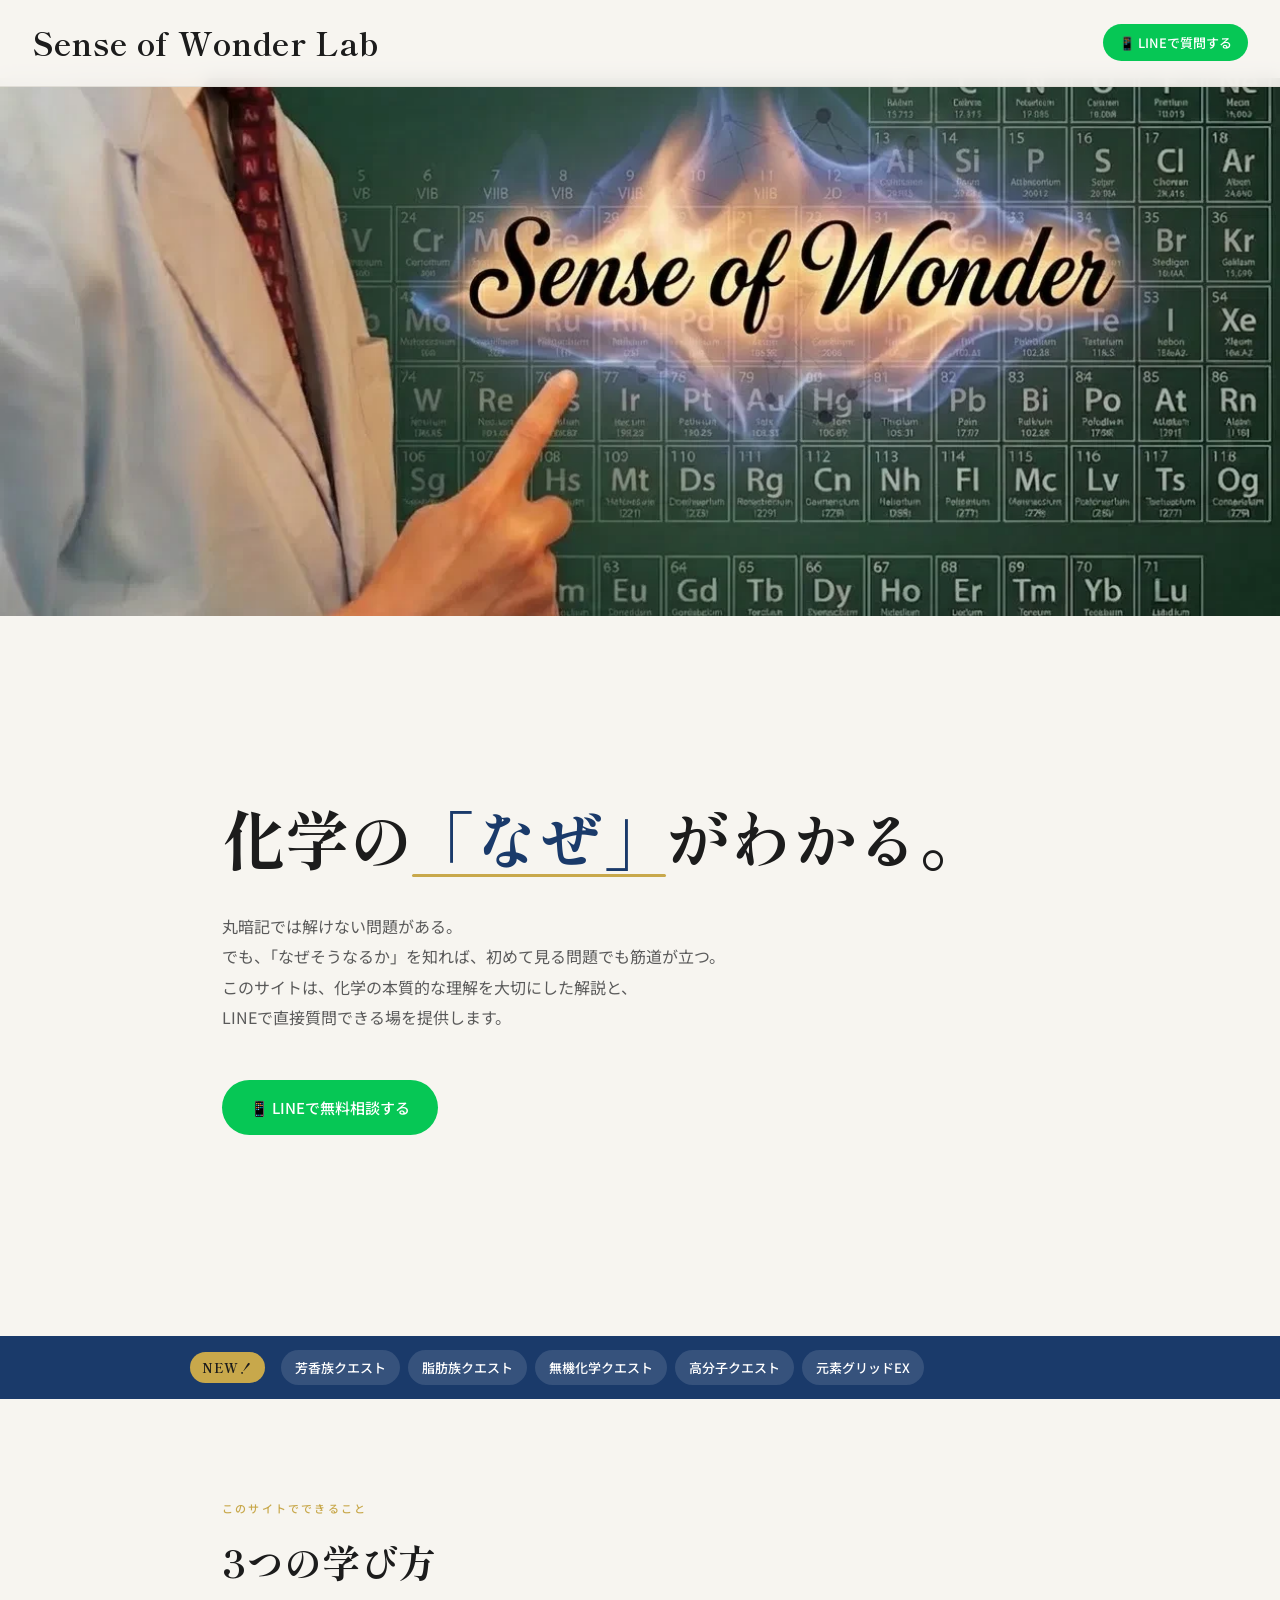
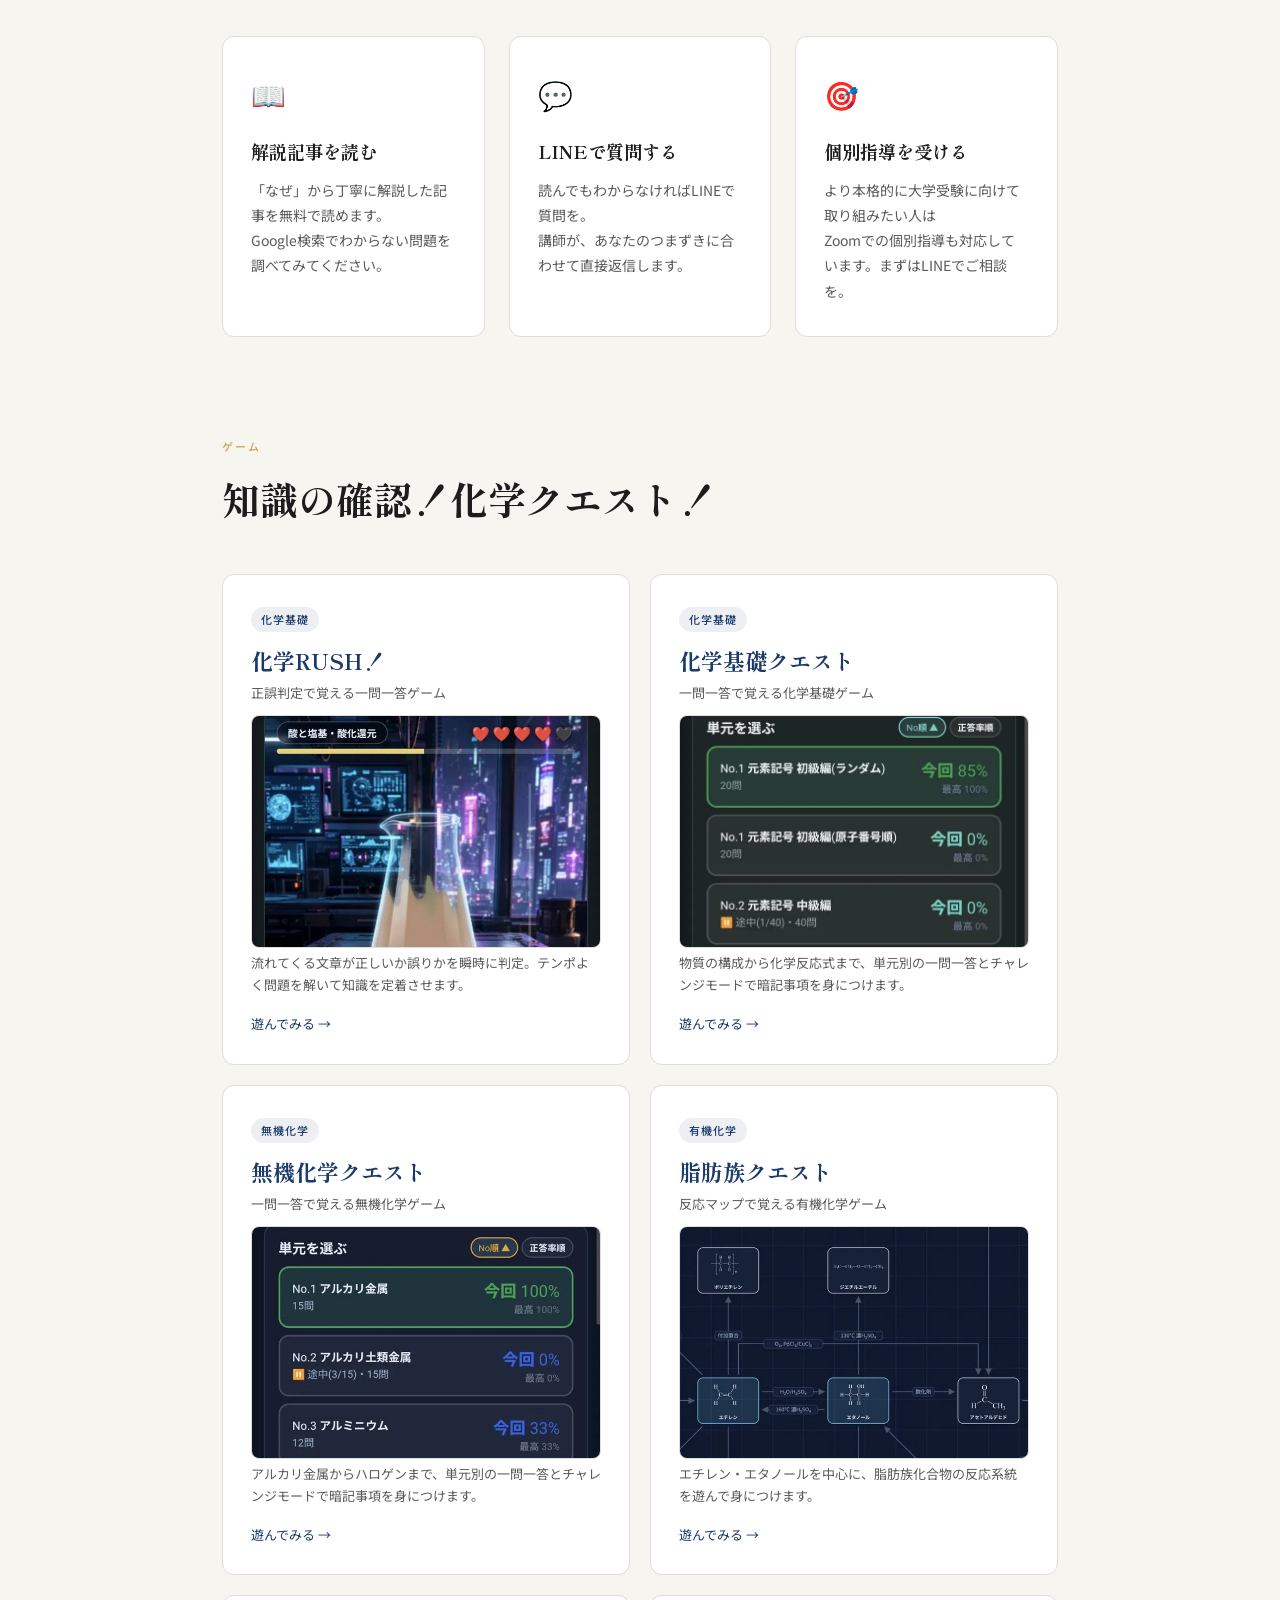
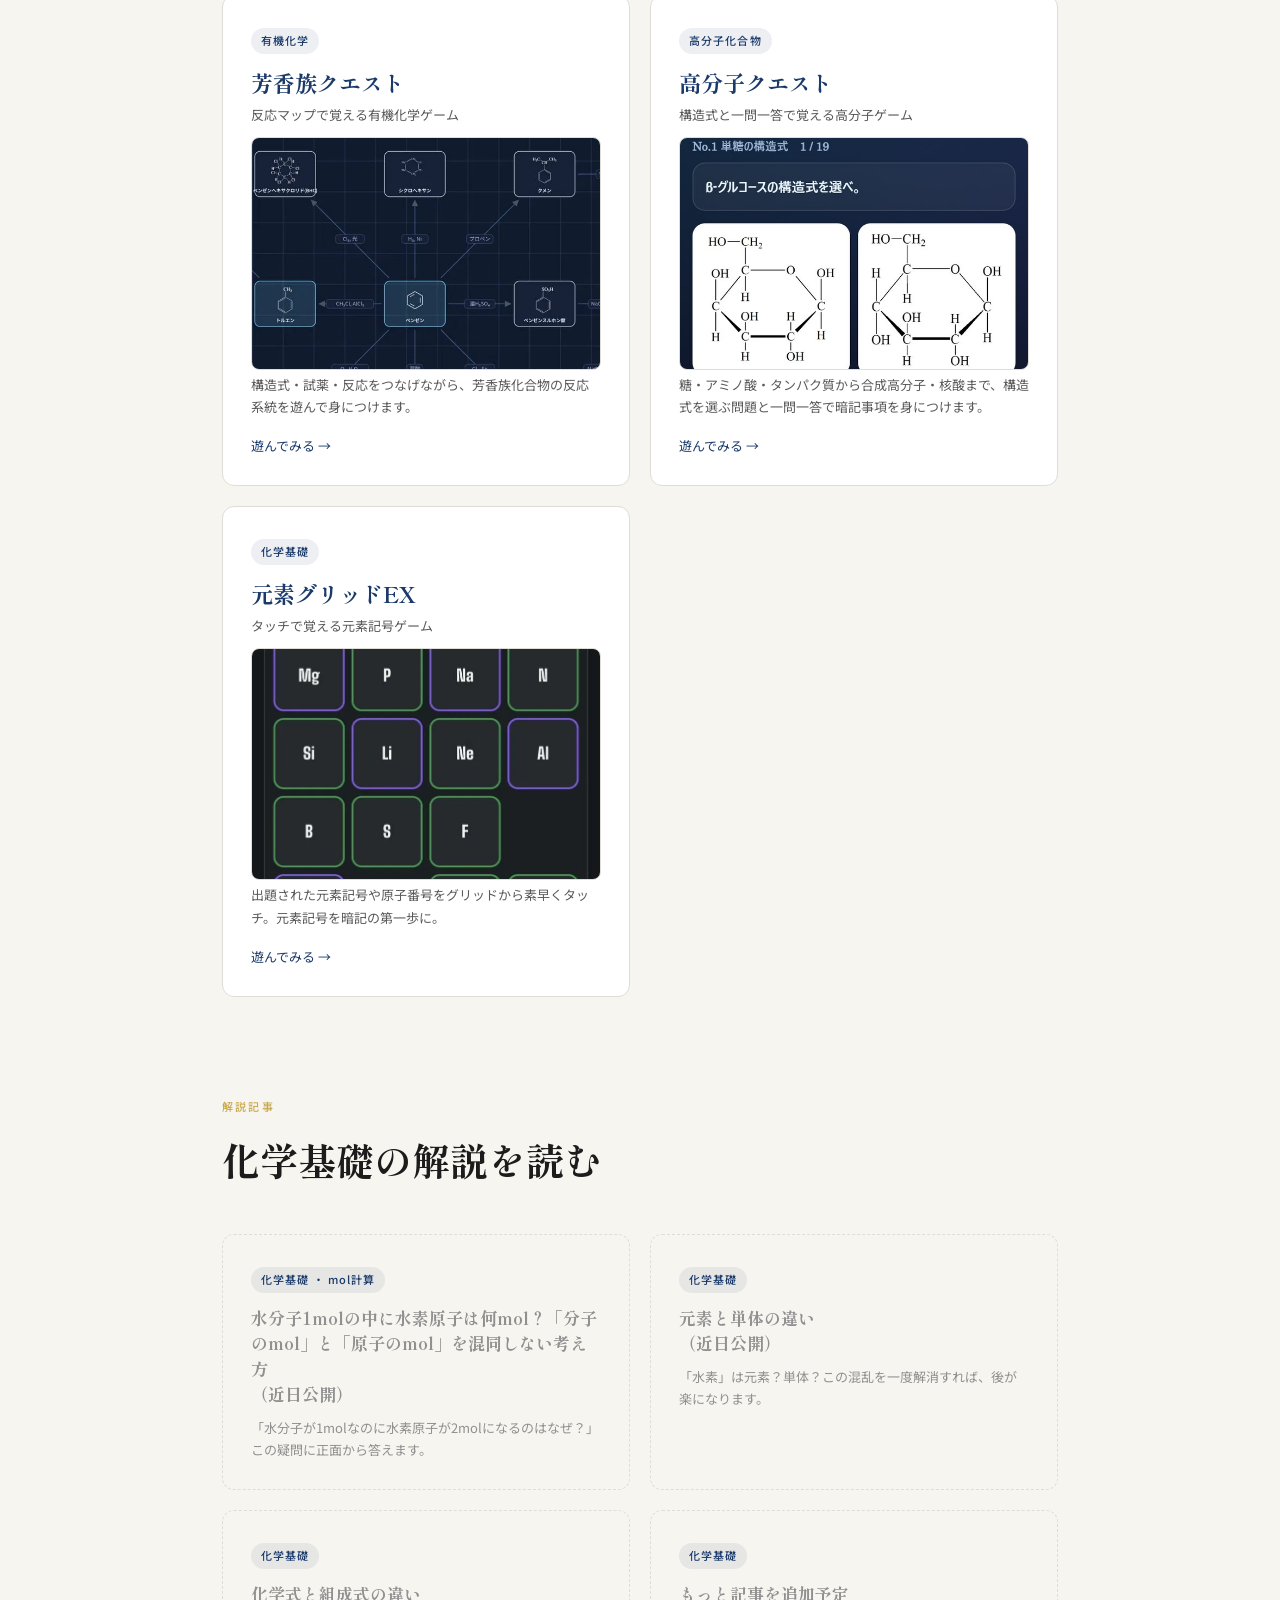
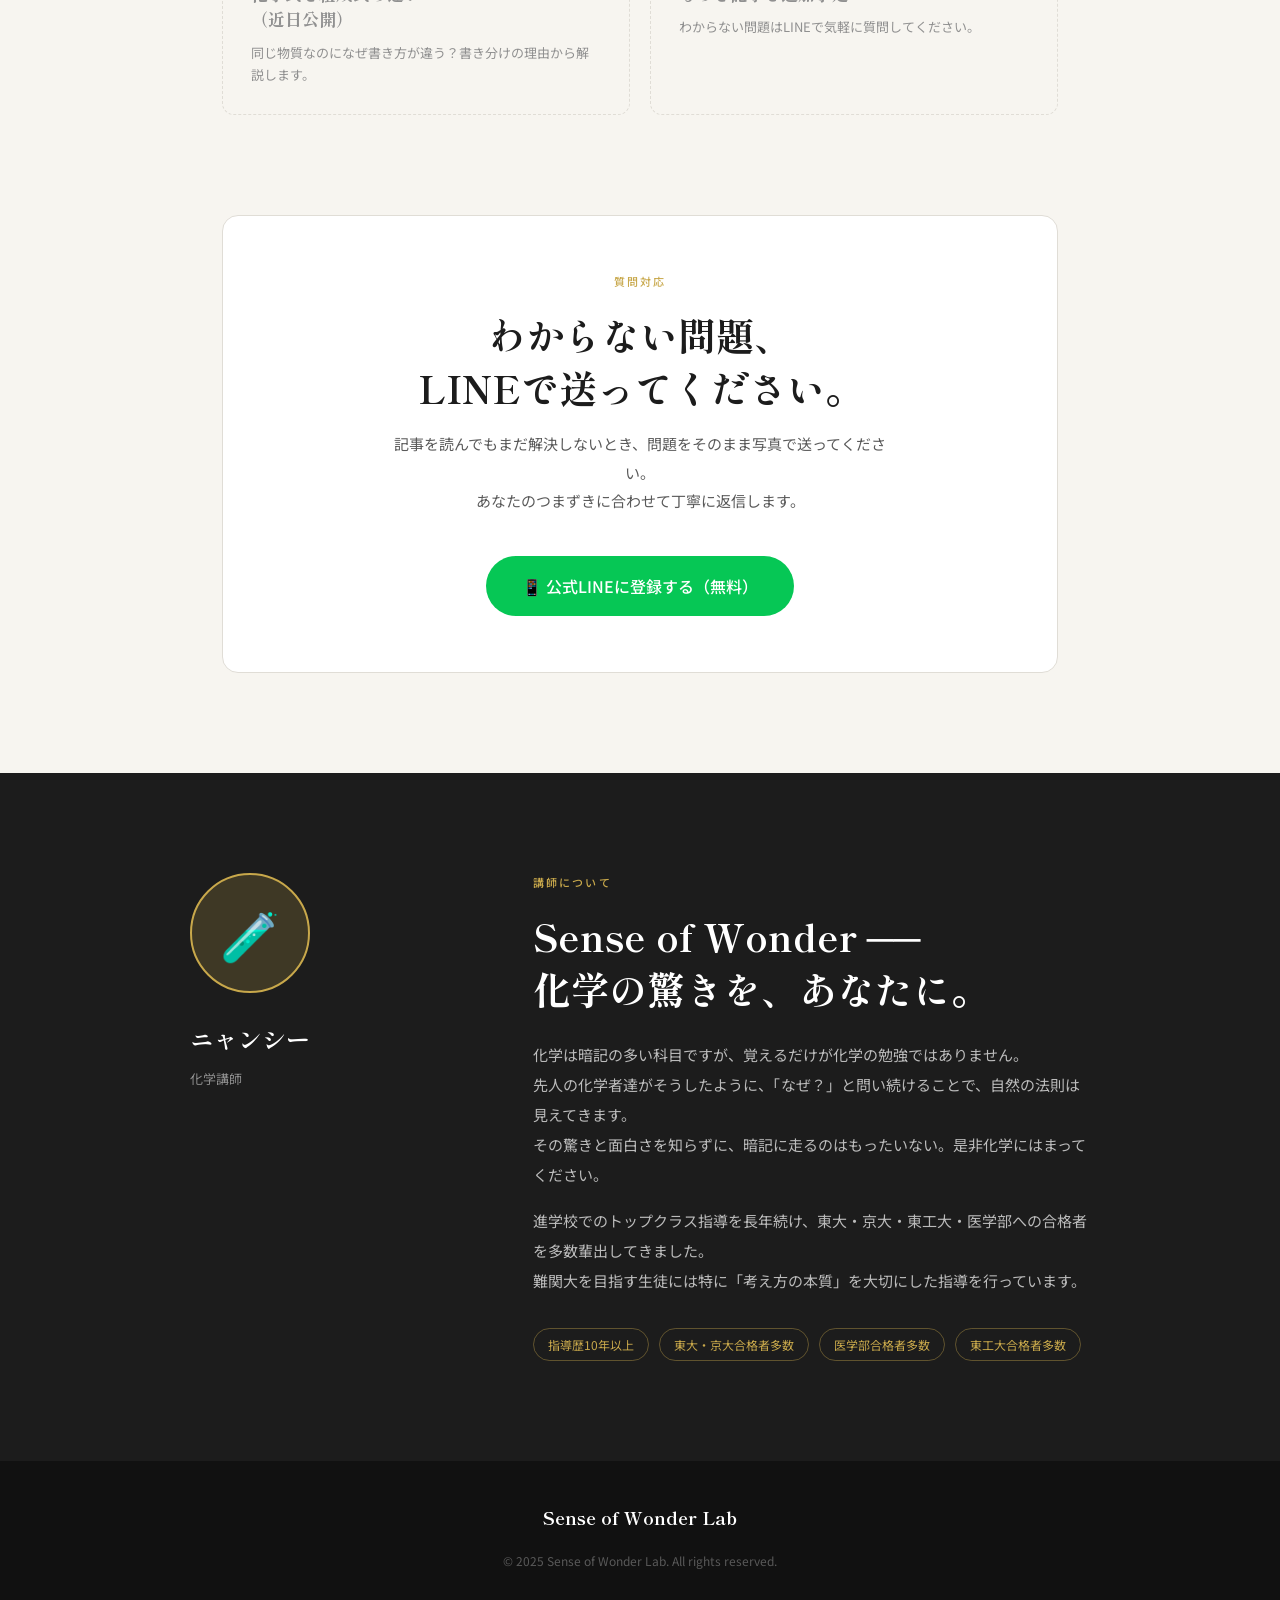
<file: index.html>
<!DOCTYPE html>
<html lang="ja">
<head>
<script>
/* 公式LINEから開いたとき、LINE の中のブラウザではなく Safari/Chrome で開く（ゲームのログインのため） */
(function(){
  try{
    if(!/ Line\//.test(navigator.userAgent)) return;
    if(/[?&]openExternalBrowser=1/.test(location.search)) return;
    var q = location.search ? location.search + '&openExternalBrowser=1' : '?openExternalBrowser=1';
    location.replace(location.origin + location.pathname + q + location.hash);
  }catch(e){}
})();
</script>
<meta charset="UTF-8">
<meta name="viewport" content="width=device-width, initial-scale=1.0">
<title>Sense of Wonder Lab｜化学の「なぜ」がわかる解説サイト</title>
<meta name="description" content="10年以上の指導歴。東大・京大・医学部合格者多数輩出。化学を暗記ではなく理解で解く。解説記事＋LINEで質問対応。">
<meta name="google-site-verification" content="Xqmq7Oe2Tr3eq05L-PQABa4I76Cvb2ODT5KywQYl9RY" />
<link rel="preconnect" href="https://fonts.googleapis.com">
<link href="https://fonts.googleapis.com/css2?family=Shippori+Mincho:wght@400;700&family=Noto+Sans+JP:wght@300;400;500&display=swap" rel="stylesheet">
<style>
:root {
  --ink: #1c1c1c;
  --muted: #5a5a5a;
  --light: #909090;
  --bg: #f7f5f0;
  --card: #ffffff;
  --accent: #1a3a6a;
  --accent2: #c8a84b;
  --line-green: #06C755;
  --border: #e0ddd6;
}

* { box-sizing: border-box; margin: 0; padding: 0; }

html { scroll-behavior: smooth; }

body {
  font-family: 'Noto Sans JP', sans-serif;
  background: var(--bg);
  color: var(--ink);
  font-size: 16px;
  line-height: 1.8;
}

/* ── Nav ── */
nav {
  position: fixed;
  top: 0; left: 0; right: 0;
  z-index: 100;
  background: rgba(247,245,240,0.92);
  backdrop-filter: blur(8px);
  border-bottom: 1px solid var(--border);
  padding: 14px 32px;
  display: flex;
  align-items: center;
  justify-content: space-between;
}

.nav-logo {
  font-family: 'Shippori Mincho', serif;
  font-size: clamp(20px, 3.2vw, 32px);
  font-weight: 700;
  color: var(--ink);
  letter-spacing: 0.02em;
  text-decoration: none;
}

.nav-line {
  display: inline-flex;
  align-items: center;
  gap: 6px;
  background: var(--line-green);
  color: #fff;
  font-size: 13px;
  font-weight: 500;
  padding: 7px 16px;
  border-radius: 100px;
  text-decoration: none;
  transition: opacity 0.2s;
}
.nav-line:hover { opacity: 0.88; }

/* ── New banner ── */
.new-banner {
  background: var(--accent);
  padding: 14px 32px;
}

.new-banner-inner {
  max-width: 900px;
  margin: 0 auto;
  display: flex;
  align-items: center;
  gap: 16px;
  flex-wrap: wrap;
}

.new-badge {
  font-family: 'Shippori Mincho', serif;
  font-size: 13px;
  font-weight: 700;
  color: var(--ink);
  background: var(--accent2);
  padding: 4px 12px;
  border-radius: 100px;
  letter-spacing: 0.05em;
  flex-shrink: 0;
}

.new-links {
  display: flex;
  gap: 8px;
  flex-wrap: wrap;
}

.new-links a {
  font-size: 13px;
  font-weight: 500;
  color: #fff;
  text-decoration: none;
  background: rgba(255,255,255,0.12);
  padding: 6px 14px;
  border-radius: 100px;
  transition: background 0.2s;
}
.new-links a:hover { background: rgba(255,255,255,0.22); }

/* ── Hero image ── */
.hero-image {
  width: 100%;
  height: clamp(320px, 42vw, 580px);
  margin-top: 78px;
  overflow: hidden;
}
.hero-image img {
  width: 100%;
  height: 100%;
  object-fit: cover;
  object-position: 25% 58%;
  display: block;
}

/* ── Hero ── */
.hero {
  min-height: 80vh;
  display: flex;
  flex-direction: column;
  justify-content: center;
  padding: 60px 32px 80px;
  max-width: 900px;
  margin: 0 auto;
  position: relative;
}

.hero-eyebrow {
  font-size: 11px;
  letter-spacing: 0.2em;
  color: var(--accent2);
  font-weight: 500;
  margin-bottom: 24px;
  text-transform: uppercase;
}

.hero h1 {
  font-family: 'Shippori Mincho', serif;
  font-size: clamp(36px, 6vw, 64px);
  font-weight: 700;
  line-height: 1.3;
  letter-spacing: -0.01em;
  color: var(--ink);
  margin-bottom: 32px;
}

.hero h1 em {
  font-style: normal;
  color: var(--accent);
  position: relative;
  display: inline-block;
}

.hero h1 em::after {
  content: '';
  position: absolute;
  bottom: 2px; left: 0; right: 0;
  height: 3px;
  background: var(--accent2);
  border-radius: 2px;
}

.hero-desc {
  font-size: 16px;
  color: var(--muted);
  line-height: 1.9;
  max-width: 560px;
  margin-bottom: 48px;
}

.hero-cta {
  display: flex;
  gap: 14px;
  flex-wrap: wrap;
  align-items: center;
}

.btn-line {
  display: inline-flex;
  align-items: center;
  gap: 8px;
  background: var(--line-green);
  color: #fff;
  font-size: 15px;
  font-weight: 500;
  padding: 14px 28px;
  border-radius: 100px;
  text-decoration: none;
  transition: opacity 0.2s, transform 0.2s;
}
.btn-line:hover { opacity: 0.88; transform: translateY(-1px); }

.btn-ghost {
  display: inline-flex;
  align-items: center;
  gap: 6px;
  color: var(--accent);
  font-size: 14px;
  font-weight: 500;
  text-decoration: none;
  border-bottom: 1.5px solid var(--accent);
  padding-bottom: 2px;
  transition: opacity 0.2s;
}
.btn-ghost:hover { opacity: 0.7; }

.hero-scroll {
  position: absolute;
  bottom: 40px;
  left: 32px;
  font-size: 11px;
  letter-spacing: 0.15em;
  color: var(--light);
  text-transform: uppercase;
  display: flex;
  align-items: center;
  gap: 12px;
}
.hero-scroll::before {
  content: '';
  width: 40px;
  height: 1px;
  background: var(--light);
}

/* ── Stats ── */
.stats {
  background: var(--accent);
  padding: 60px 32px;
}

.stats-inner {
  max-width: 900px;
  margin: 0 auto;
  display: grid;
  grid-template-columns: repeat(3, 1fr);
  gap: 32px;
}

.stat {
  text-align: center;
  color: #fff;
}

.stat-num {
  font-family: 'Shippori Mincho', serif;
  font-size: 42px;
  font-weight: 700;
  color: var(--accent2);
  line-height: 1;
  margin-bottom: 8px;
}

.stat-label {
  font-size: 13px;
  color: rgba(255,255,255,0.7);
  line-height: 1.6;
}

/* ── Section ── */
section {
  padding: 100px 32px;
  max-width: 900px;
  margin: 0 auto;
}

.section-eyebrow {
  font-size: 11px;
  letter-spacing: 0.2em;
  color: var(--accent2);
  font-weight: 500;
  margin-bottom: 16px;
  text-transform: uppercase;
}

.section-title {
  font-family: 'Shippori Mincho', serif;
  font-size: clamp(26px, 4vw, 38px);
  font-weight: 700;
  color: var(--ink);
  line-height: 1.4;
  margin-bottom: 48px;
}

/* ── Features ── */
.features {
  display: grid;
  grid-template-columns: repeat(3, 1fr);
  gap: 24px;
}

.feature-card {
  background: var(--card);
  border: 1px solid var(--border);
  border-radius: 12px;
  padding: 32px 28px;
}

.feature-icon {
  font-size: 28px;
  margin-bottom: 16px;
}

.feature-title {
  font-family: 'Shippori Mincho', serif;
  font-size: 18px;
  font-weight: 700;
  color: var(--ink);
  margin-bottom: 10px;
}

.feature-desc {
  font-size: 14px;
  color: var(--muted);
  line-height: 1.8;
}

/* ── Articles ── */
.articles {
  display: grid;
  grid-template-columns: repeat(2, 1fr);
  gap: 20px;
}

.article-card {
  background: var(--card);
  border: 1px solid var(--border);
  border-radius: 12px;
  padding: 28px;
  text-decoration: none;
  color: inherit;
  transition: border-color 0.2s, transform 0.2s;
  display: block;
}
.article-card:hover {
  border-color: var(--accent);
  transform: translateY(-2px);
}

.article-tag {
  font-size: 11px;
  font-weight: 500;
  letter-spacing: 0.1em;
  color: var(--accent);
  background: rgba(26,58,106,0.08);
  padding: 3px 10px;
  border-radius: 100px;
  display: inline-block;
  margin-bottom: 12px;
}

.quest-thumb {
  display: block;
  width: 100%;
  height: auto;
  aspect-ratio: 640 / 426;
  object-fit: cover;
  border-radius: 8px;
  margin: 12px 0 4px;
  border: 1px solid var(--border);
}

.article-title {
  font-family: 'Shippori Mincho', serif;
  font-size: 17px;
  font-weight: 700;
  color: var(--ink);
  line-height: 1.5;
  margin-bottom: 10px;
}

.quest-name {
  display: block;
  font-size: 22px;
  font-weight: 700;
  color: var(--accent);
  margin-bottom: 6px;
}

.quest-sub {
  display: block;
  font-family: 'Noto Sans JP', sans-serif;
  font-size: 13px;
  font-weight: 400;
  color: var(--muted);
}

.article-desc {
  font-size: 13px;
  color: var(--muted);
  line-height: 1.7;
}

.article-arrow {
  font-size: 13px;
  color: var(--accent);
  margin-top: 16px;
  display: flex;
  align-items: center;
  gap: 4px;
}

/* ── LINE Banner ── */
.line-section {
  background: var(--card);
  border: 1px solid var(--border);
  border-radius: 16px;
  padding: 56px 48px;
  text-align: center;
  margin: 0 32px 100px;
  max-width: 836px;
  margin-left: auto;
  margin-right: auto;
}

.line-section .section-eyebrow { text-align: center; }

.line-section .section-title {
  margin-bottom: 16px;
  text-align: center;
}

.line-desc {
  font-size: 15px;
  color: var(--muted);
  line-height: 1.9;
  max-width: 500px;
  margin: 0 auto 40px;
}

/* ── Profile ── */
.profile {
  background: var(--ink);
  padding: 100px 32px;
}

.profile-inner {
  max-width: 900px;
  margin: 0 auto;
  display: grid;
  grid-template-columns: 1fr 2fr;
  gap: 64px;
  align-items: start;
}

.profile-left {
  position: sticky;
  top: 80px;
}

.profile-avatar {
  width: 120px;
  height: 120px;
  border-radius: 50%;
  background: rgba(200,168,75,0.2);
  border: 2px solid var(--accent2);
  display: flex;
  align-items: center;
  justify-content: center;
  font-size: 48px;
  margin-bottom: 24px;
}

.profile-name {
  font-family: 'Shippori Mincho', serif;
  font-size: 24px;
  font-weight: 700;
  color: #fff;
  margin-bottom: 6px;
}

.profile-sub {
  font-size: 13px;
  color: rgba(255,255,255,0.5);
}

.profile-right .section-eyebrow { color: var(--accent2); }

.profile-right .section-title {
  color: #fff;
  margin-bottom: 24px;
}

.profile-text {
  font-size: 15px;
  color: rgba(255,255,255,0.7);
  line-height: 2;
  margin-bottom: 16px;
}

.profile-badges {
  display: flex;
  flex-wrap: wrap;
  gap: 10px;
  margin-top: 32px;
}

.badge {
  font-size: 12px;
  color: var(--accent2);
  border: 1px solid rgba(200,168,75,0.4);
  padding: 5px 14px;
  border-radius: 100px;
}

/* ── Footer ── */
footer {
  background: #111;
  padding: 40px 32px;
  text-align: center;
}

.footer-logo {
  font-family: 'Shippori Mincho', serif;
  font-size: 18px;
  font-weight: 700;
  color: #fff;
  margin-bottom: 16px;
}

.footer-text {
  font-size: 12px;
  color: rgba(255,255,255,0.3);
}

/* ── Divider ── */
.divider {
  width: 48px;
  height: 2px;
  background: var(--accent2);
  margin: 0 auto 48px;
}

/* ── Responsive ── */
@media (max-width: 680px) {
  nav { padding: 0 20px; }
  .hero { padding: 90px 20px 70px; }
  .stats-inner { grid-template-columns: 1fr; gap: 24px; }
  section { padding: 70px 20px; }
  .features { grid-template-columns: 1fr; }
  .articles { grid-template-columns: 1fr; }
  .profile-inner { grid-template-columns: 1fr; gap: 32px; }
  .profile { padding: 70px 20px; }
  .line-section { padding: 40px 24px; margin: 0 20px 70px; }
}

/* ── Fade in animation ── */
.fade-in {
  opacity: 0;
  transform: translateY(20px);
  transition: opacity 0.6s ease, transform 0.6s ease;
}
.fade-in.visible {
  opacity: 1;
  transform: translateY(0);
}
</style>
</head>
<body>

<!-- Nav -->
<nav>
  <a class="nav-logo" href="/">Sense of Wonder Lab</a>
  <a class="nav-line" href="https://line.me/R/ti/p/@130dwwoi?ts=03160111&oat_content=url" target="_blank">
    📱 LINEで質問する
  </a>
</nav>

<!-- Hero image -->
<div class="hero-image">
  <img src="images/hero.webp" alt="Sense of Wonder Lab">
</div>

<!-- Hero -->
<div class="hero">
  <h1>化学の<em>「なぜ」</em>がわかる。</h1>
  <p class="hero-desc">
    丸暗記では解けない問題がある。<br>
    でも、「なぜそうなるか」を知れば、初めて見る問題でも筋道が立つ。<br>
    このサイトは、化学の本質的な理解を大切にした解説と、<br>
    LINEで直接質問できる場を提供します。
  </p>
  <div class="hero-cta">
    <a class="btn-line" href="https://line.me/R/ti/p/@130dwwoi?ts=03160111&oat_content=url" target="_blank">
      📱 LINEで無料相談する
    </a>
  </div>
</div>

<!-- New banner -->
<div class="new-banner">
  <div class="new-banner-inner">
    <span class="new-badge">NEW！</span>
    <div class="new-links">
      <a href="games/aromatic-quest/index.html">芳香族クエスト</a>
      <a href="games/aliphatic-quest/index.html">脂肪族クエスト</a>
      <a href="games/inorganic-quest/index.html">無機化学クエスト</a>
      <a href="games/polymer-quest/index.html">高分子クエスト</a>
      <a href="games/element-grid/index.html">元素グリッドEX</a>
    </div>
  </div>
</div>

<!-- Features -->
<section>
  <p class="section-eyebrow">このサイトでできること</p>
  <h2 class="section-title">3つの学び方</h2>
  <div class="features">
    <div class="feature-card fade-in">
      <div class="feature-icon">📖</div>
      <div class="feature-title">解説記事を読む</div>
      <div class="feature-desc">「なぜ」から丁寧に解説した記事を無料で読めます。<br>Google検索でわからない問題を調べてみてください。</div>
    </div>
    <div class="feature-card fade-in">
      <div class="feature-icon">💬</div>
      <div class="feature-title">LINEで質問する</div>
      <div class="feature-desc">読んでもわからなければLINEで質問を。<br>講師が、あなたのつまずきに合わせて直接返信します。</div>
    </div>
    <div class="feature-card fade-in">
      <div class="feature-icon">🎯</div>
      <div class="feature-title">個別指導を受ける</div>
      <div class="feature-desc">より本格的に大学受験に向けて取り組みたい人は<br>Zoomでの個別指導も対応しています。まずはLINEでご相談を。</div>
    </div>
  </div>
</section>

<!-- Quests -->
<section id="articles" style="padding-top: 0;">
  <p class="section-eyebrow">ゲーム</p>
  <h2 class="section-title">知識の確認！化学クエスト！</h2>
  <div class="articles">
    <a class="article-card fade-in" href="games/chembasics-quest/index.html#rush">
      <span class="article-tag">化学基礎</span>
      <div class="article-title"><span class="quest-name">化学RUSH！</span><span class="quest-sub">正誤判定で覚える一問一答ゲーム</span></div>
      <img class="quest-thumb" src="images/thumb-runner.jpg" alt="化学RUSH！のプレイ画面" loading="lazy">
      <div class="article-desc">流れてくる文章が正しいか誤りかを瞬時に判定。テンポよく問題を解いて知識を定着させます。</div>
      <div class="article-arrow">遊んでみる →</div>
    </a>
    <a class="article-card fade-in" href="games/chembasics-quest/index.html">
      <span class="article-tag">化学基礎</span>
      <div class="article-title"><span class="quest-name">化学基礎クエスト</span><span class="quest-sub">一問一答で覚える化学基礎ゲーム</span></div>
      <img class="quest-thumb" src="images/thumb-chembasics.jpg" alt="化学基礎クエストのプレイ画面" loading="lazy">
      <div class="article-desc">物質の構成から化学反応式まで、単元別の一問一答とチャレンジモードで暗記事項を身につけます。</div>
      <div class="article-arrow">遊んでみる →</div>
    </a>
    <a class="article-card fade-in" href="games/inorganic-quest/index.html">
      <span class="article-tag">無機化学</span>
      <div class="article-title"><span class="quest-name">無機化学クエスト</span><span class="quest-sub">一問一答で覚える無機化学ゲーム</span></div>
      <img class="quest-thumb" src="images/thumb-inorganic.jpg" alt="無機化学クエストのプレイ画面" loading="lazy">
      <div class="article-desc">アルカリ金属からハロゲンまで、単元別の一問一答とチャレンジモードで暗記事項を身につけます。</div>
      <div class="article-arrow">遊んでみる →</div>
    </a>
    <a class="article-card fade-in" href="games/aliphatic-quest/index.html">
      <span class="article-tag">有機化学</span>
      <div class="article-title"><span class="quest-name">脂肪族クエスト</span><span class="quest-sub">反応マップで覚える有機化学ゲーム</span></div>
      <img class="quest-thumb" src="images/thumb-aliphatic.jpg" alt="脂肪族クエストのプレイ画面" loading="lazy">
      <div class="article-desc">エチレン・エタノールを中心に、脂肪族化合物の反応系統を遊んで身につけます。</div>
      <div class="article-arrow">遊んでみる →</div>
    </a>
    <a class="article-card fade-in" href="games/aromatic-quest/index.html">
      <span class="article-tag">有機化学</span>
      <div class="article-title"><span class="quest-name">芳香族クエスト</span><span class="quest-sub">反応マップで覚える有機化学ゲーム</span></div>
      <img class="quest-thumb" src="images/thumb-aromatic.jpg" alt="芳香族クエストのプレイ画面" loading="lazy">
      <div class="article-desc">構造式・試薬・反応をつなげながら、芳香族化合物の反応系統を遊んで身につけます。</div>
      <div class="article-arrow">遊んでみる →</div>
    </a>
    <a class="article-card fade-in" href="games/polymer-quest/index.html">
      <span class="article-tag">高分子化合物</span>
      <div class="article-title"><span class="quest-name">高分子クエスト</span><span class="quest-sub">構造式と一問一答で覚える高分子ゲーム</span></div>
      <img class="quest-thumb" src="images/thumb-polymer.jpg" alt="高分子クエストのプレイ画面" loading="lazy">
      <div class="article-desc">糖・アミノ酸・タンパク質から合成高分子・核酸まで、構造式を選ぶ問題と一問一答で暗記事項を身につけます。</div>
      <div class="article-arrow">遊んでみる →</div>
    </a>
    <a class="article-card fade-in" href="games/element-grid/index.html">
      <span class="article-tag">化学基礎</span>
      <div class="article-title"><span class="quest-name">元素グリッドEX</span><span class="quest-sub">タッチで覚える元素記号ゲーム</span></div>
      <img class="quest-thumb" src="images/thumb-elementgrid.jpg" alt="元素グリッドEXのプレイ画面" loading="lazy">
      <div class="article-desc">出題された元素記号や原子番号をグリッドから素早くタッチ。元素記号を暗記の第一歩に。</div>
      <div class="article-arrow">遊んでみる →</div>
    </a>
  </div>
</section>

<!-- Articles -->
<section style="padding-top: 0;">
  <p class="section-eyebrow">解説記事</p>
  <h2 class="section-title">化学基礎の解説を読む</h2>
  <div class="articles">
    <div class="article-card fade-in" style="background: var(--bg); border-style: dashed; cursor: default;">
      <span class="article-tag">化学基礎 ・ mol計算</span>
      <div class="article-title" style="color: var(--light);">水分子1molの中に水素原子は何mol？「分子のmol」と「原子のmol」を混同しない考え方<br>（近日公開）</div>
      <div class="article-desc" style="color: var(--light);">「水分子が1molなのに水素原子が2molになるのはなぜ？」この疑問に正面から答えます。</div>
    </div>
    <div class="article-card fade-in" style="background: var(--bg); border-style: dashed; cursor: default;">
      <span class="article-tag">化学基礎</span>
      <div class="article-title" style="color: var(--light);">元素と単体の違い<br>（近日公開）</div>
      <div class="article-desc" style="color: var(--light);">「水素」は元素？単体？この混乱を一度解消すれば、後が楽になります。</div>
    </div>
    <div class="article-card fade-in" style="background: var(--bg); border-style: dashed; cursor: default;">
      <span class="article-tag">化学基礎</span>
      <div class="article-title" style="color: var(--light);">化学式と組成式の違い<br>（近日公開）</div>
      <div class="article-desc" style="color: var(--light);">同じ物質なのになぜ書き方が違う？書き分けの理由から解説します。</div>
    </div>
    <div class="article-card fade-in" style="background: var(--bg); border-style: dashed; cursor: default;">
      <span class="article-tag">化学基礎</span>
      <div class="article-title" style="color: var(--light);">もっと記事を追加予定</div>
      <div class="article-desc" style="color: var(--light);">わからない問題はLINEで気軽に質問してください。</div>
    </div>
  </div>
</section>

<!-- LINE Banner -->
<div class="line-section fade-in">
  <p class="section-eyebrow">質問対応</p>
  <h2 class="section-title">わからない問題、<br>LINEで送ってください。</h2>
  <p class="line-desc">
    記事を読んでもまだ解決しないとき、問題をそのまま写真で送ってください。<br>
    あなたのつまずきに合わせて丁寧に返信します。
  </p>
  <a class="btn-line" href="https://line.me/R/ti/p/@130dwwoi?ts=03160111&oat_content=url" target="_blank" style="font-size:16px; padding: 16px 36px; display: inline-flex;">
    📱 公式LINEに登録する（無料）
  </a>
</div>

<!-- Profile -->
<div class="profile">
  <div class="profile-inner">
    <div class="profile-left fade-in">
      <div class="profile-avatar">🧪</div>
      <div class="profile-name">ニャンシー</div>
      <div class="profile-sub">化学講師</div>
    </div>
    <div class="profile-right fade-in">
      <p class="section-eyebrow">講師について</p>
      <h2 class="section-title">Sense of Wonder ──<br>化学の驚きを、あなたに。</h2>
      <p class="profile-text">
        化学は暗記の多い科目ですが、覚えるだけが化学の勉強ではありません。<br>
        先人の化学者達がそうしたように、「なぜ？」と問い続けることで、自然の法則は見えてきます。<br>
        その驚きと面白さを知らずに、暗記に走るのはもったいない。是非化学にはまってください。
      </p>
      <p class="profile-text">
        進学校でのトップクラス指導を長年続け、東大・京大・東工大・医学部への合格者を多数輩出してきました。<br>
        難関大を目指す生徒には特に「考え方の本質」を大切にした指導を行っています。
      </p>
      <div class="profile-badges">
        <span class="badge">指導歴10年以上</span>
        <span class="badge">東大・京大合格者多数</span>
        <span class="badge">医学部合格者多数</span>
        <span class="badge">東工大合格者多数</span>
      </div>
    </div>
  </div>
</div>

<!-- Footer -->
<footer>
  <div class="footer-logo">Sense of Wonder Lab</div>
  <p class="footer-text">© 2025 Sense of Wonder Lab. All rights reserved.</p>
</footer>

<script>
const observer = new IntersectionObserver((entries) => {
  entries.forEach(e => {
    if (e.isIntersecting) {
      e.target.classList.add('visible');
    }
  });
}, { threshold: 0.1 });

document.querySelectorAll('.fade-in').forEach(el => observer.observe(el));
</script>

<script>
/* 訪問の記録（管理画面の「アクセス」タブ用。名前・メールなどは記録しない） */
(function(){
  try{
    function visitorId(){
      try{
        let v = localStorage.getItem('lbVisitorId');
        if(!v){ v = 'v' + Math.random().toString(36).slice(2,8) + Date.now().toString(36).slice(-6); localStorage.setItem('lbVisitorId', v); }
        return v;
      }catch(e){ return null; }
    }
    function jstDay(){ return new Date(Date.now()+9*3600*1000).toISOString().slice(0,10); }
    var vid = visitorId(); if(!vid) return;
    var day = jstDay();
    if(localStorage.getItem('lbVisit_top') === day) return;
    fetch('https://sense-of-wonder-lab-default-rtdb.asia-southeast1.firebasedatabase.app/visits/'+day+'/top/'+vid+'.json', {method:'PUT', body:'0'})
      .then(function(r){ if(r.ok) localStorage.setItem('lbVisit_top', day); }).catch(function(){});
  }catch(e){}
})();
</script>
</body>
</html>
</file>
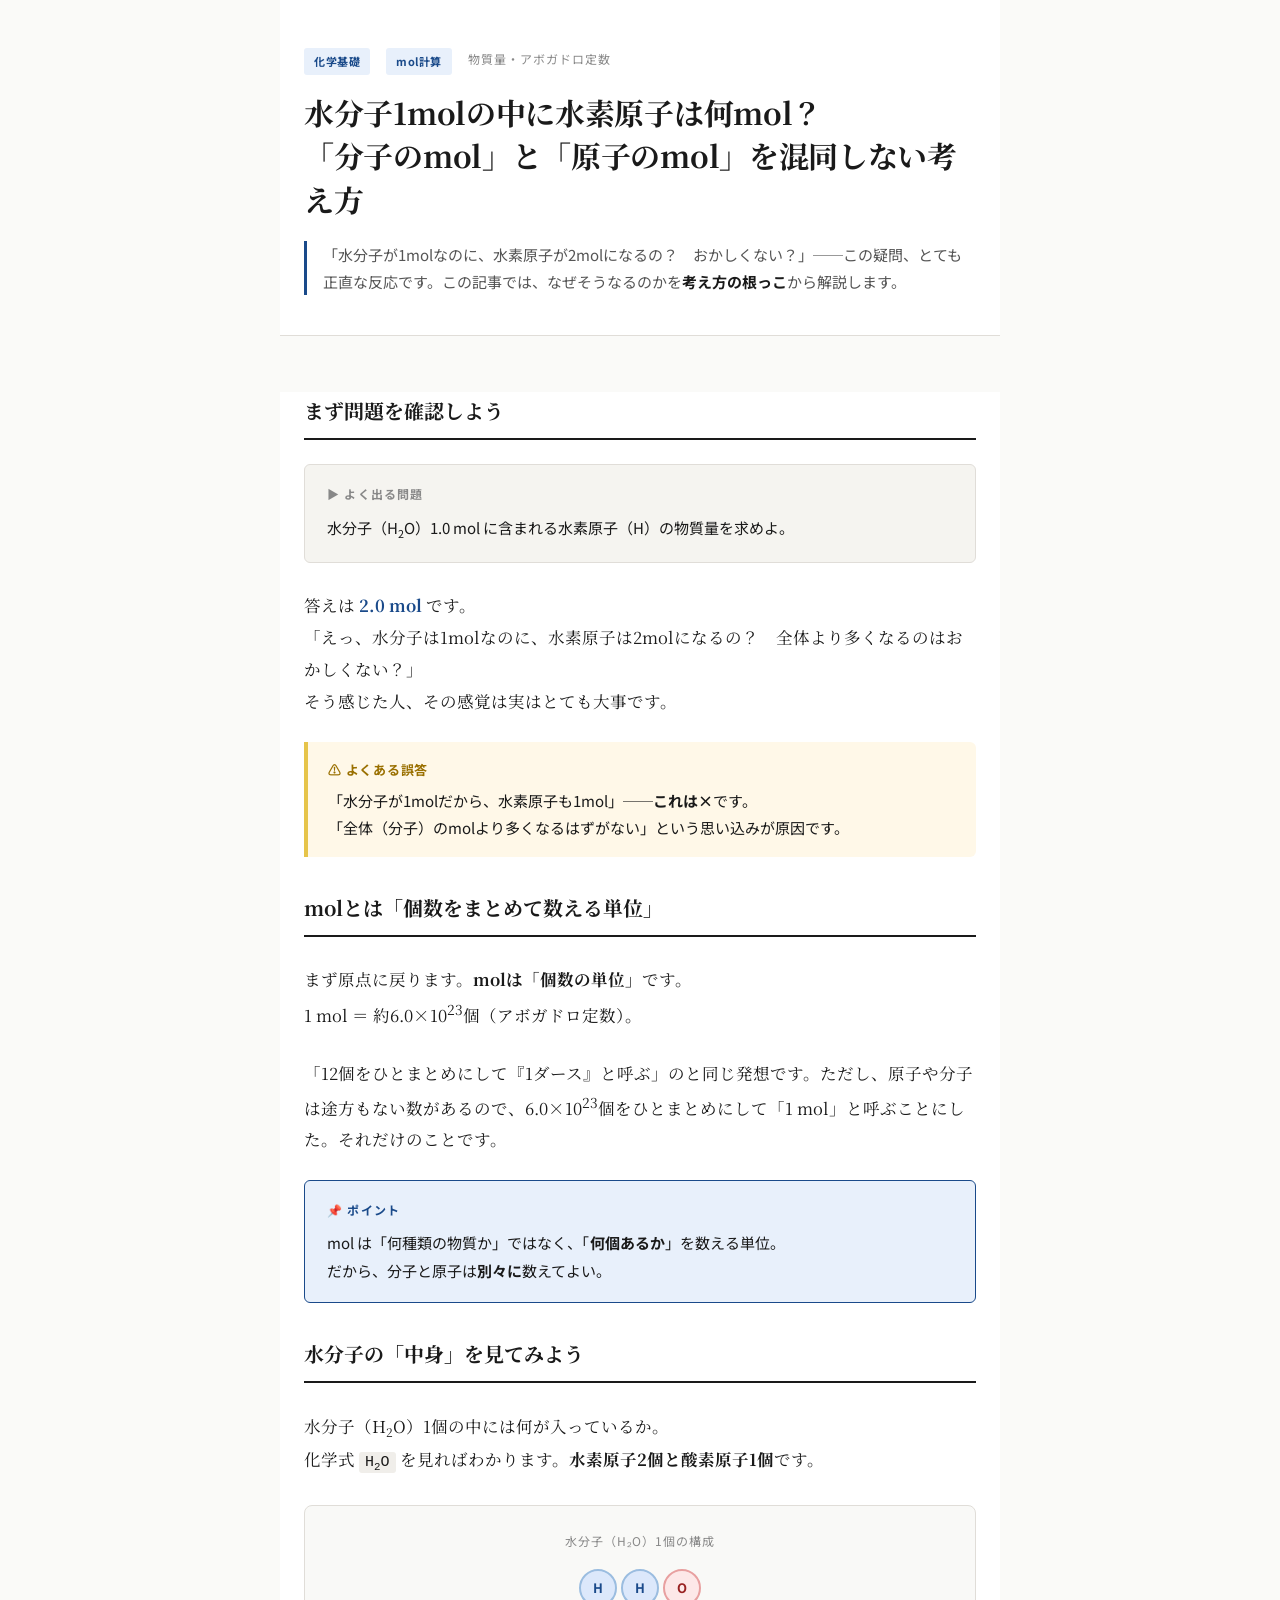
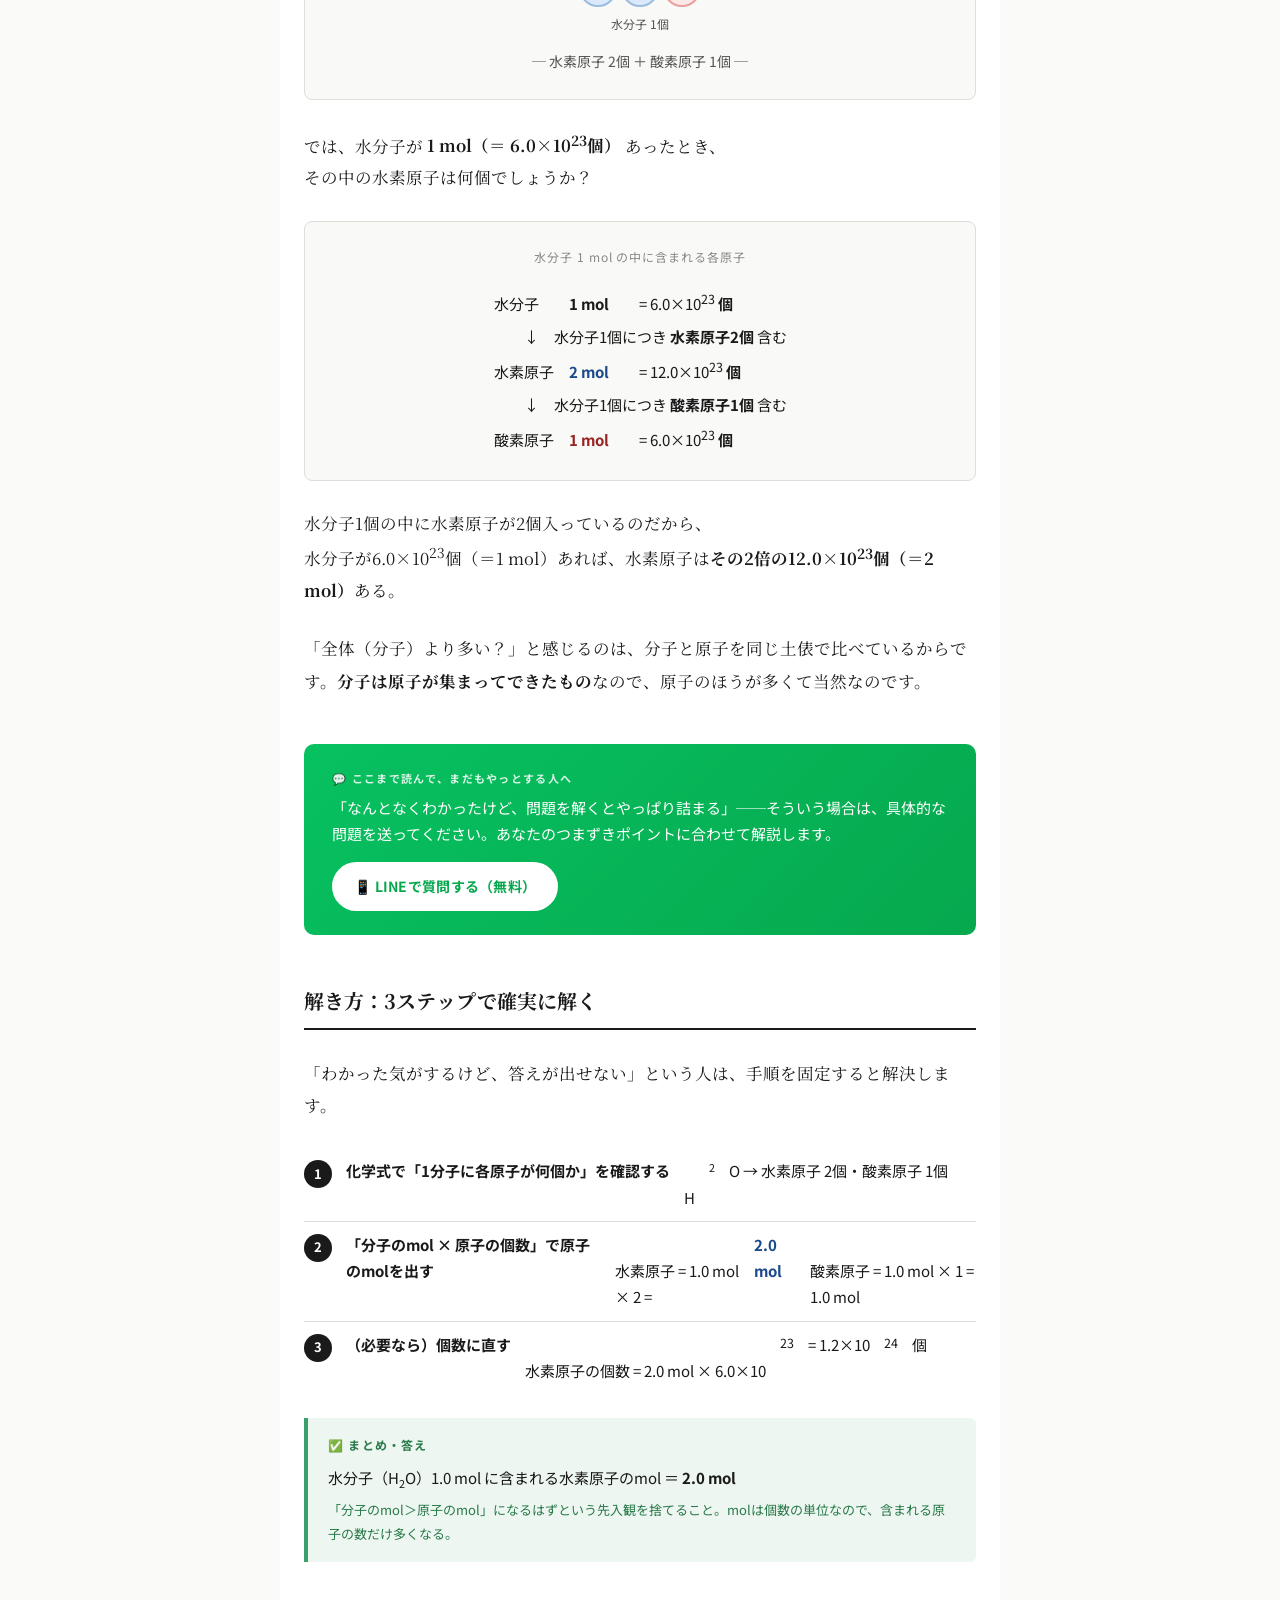
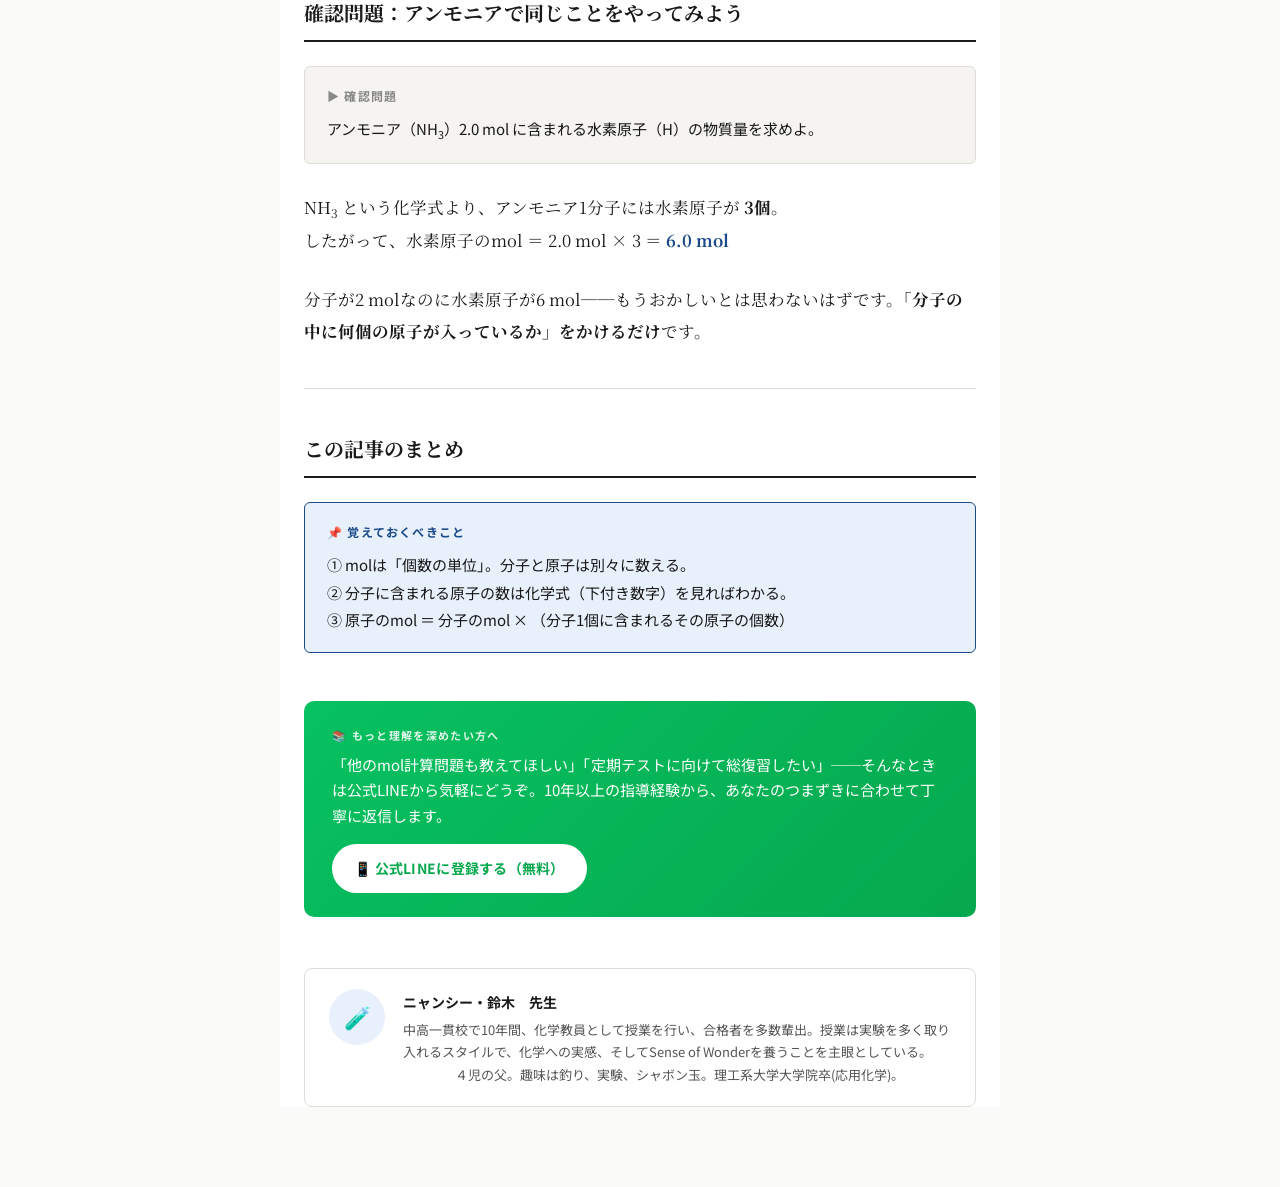
<file: article_mol_water.html>
<!DOCTYPE html>
<html lang="ja">
<head>
<meta charset="UTF-8">
<meta name="viewport" content="width=device-width, initial-scale=1.0">
<title>水分子1molの中に水素原子は何mol？「分子のmol」と「原子のmol」を混同しない考え方｜化学基礎</title>
<meta name="description" content="水分子1molに含まれる水素原子のmolを問う問題で詰まっていませんか？「分子のmol」と「原子のmol」を混同することが原因です。この記事では考え方の本質からわかりやすく解説します。">
<style>
  :root {
    --ink: #1a1a1a;
    --muted: #555;
    --light: #888;
    --bg: #fafaf8;
    --card: #ffffff;
    --accent: #1a4a8a;
    --accent-light: #e8f0fb;
    --line: #e0ddd8;
    --warn-bg: #fff8e8;
    --warn-border: #e6c44a;
    --success-bg: #edf6f0;
    --success-border: #3a9e6a;
    --line-bg: #06C755;
  }

  * { box-sizing: border-box; margin: 0; padding: 0; }

  body {
    font-family: 'Noto Serif JP', 'Georgia', serif;
    font-size: 17px;
    line-height: 1.9;
    color: var(--ink);
    background: var(--bg);
    padding: 0 0 80px;
  }

  /* ─── Header ─── */
  .article-header {
    background: var(--card);
    border-bottom: 1px solid var(--line);
    padding: 48px 24px 40px;
    max-width: 720px;
    margin: 0 auto;
  }

  .article-meta {
    font-family: 'Noto Sans JP', sans-serif;
    font-size: 12px;
    color: var(--light);
    letter-spacing: 0.08em;
    margin-bottom: 16px;
    display: flex;
    gap: 16px;
    flex-wrap: wrap;
  }

  .tag {
    background: var(--accent-light);
    color: var(--accent);
    padding: 3px 10px;
    border-radius: 3px;
    font-size: 11px;
    font-weight: 700;
    letter-spacing: 0.05em;
  }

  h1 {
    font-size: clamp(22px, 4vw, 30px);
    font-weight: 700;
    line-height: 1.45;
    letter-spacing: -0.01em;
    color: var(--ink);
    margin-bottom: 16px;
  }

  .article-intro {
    font-size: 15px;
    color: var(--muted);
    line-height: 1.8;
    font-family: 'Noto Sans JP', sans-serif;
    border-left: 3px solid var(--accent);
    padding-left: 16px;
    margin-top: 20px;
  }

  /* ─── Body ─── */
  .article-body {
    max-width: 720px;
    margin: 0 auto;
    padding: 0 24px;
    background: var(--card);
  }

  .article-body > * + * { margin-top: 1.6em; }

  h2 {
    font-size: 20px;
    font-weight: 700;
    color: var(--ink);
    margin-top: 2.8em;
    margin-bottom: 0.6em;
    padding-bottom: 8px;
    border-bottom: 2px solid var(--ink);
    font-family: 'Noto Serif JP', serif;
  }

  h3 {
    font-size: 17px;
    font-weight: 700;
    color: var(--accent);
    margin-top: 2em;
    margin-bottom: 0.5em;
    font-family: 'Noto Sans JP', sans-serif;
  }

  p {
    font-size: 16.5px;
    line-height: 1.95;
  }

  /* 強調 */
  strong { font-weight: 700; color: var(--ink); }
  em { font-style: normal; font-weight: 700; color: var(--accent); }

  /* ─── 注意ボックス ─── */
  .box-warn {
    background: var(--warn-bg);
    border-left: 4px solid var(--warn-border);
    border-radius: 0 6px 6px 0;
    padding: 16px 20px;
    font-family: 'Noto Sans JP', sans-serif;
    font-size: 15px;
    line-height: 1.8;
  }

  .box-warn .box-title {
    font-size: 13px;
    font-weight: 700;
    color: #9a7000;
    letter-spacing: 0.06em;
    margin-bottom: 6px;
  }

  /* ─── ポイントボックス ─── */
  .box-point {
    background: var(--accent-light);
    border: 1.5px solid var(--accent);
    border-radius: 6px;
    padding: 18px 22px;
    font-family: 'Noto Sans JP', sans-serif;
    font-size: 15px;
    line-height: 1.85;
  }

  .box-point .box-title {
    font-size: 12px;
    font-weight: 700;
    color: var(--accent);
    letter-spacing: 0.1em;
    margin-bottom: 8px;
  }

  /* ─── 正解ボックス ─── */
  .box-answer {
    background: var(--success-bg);
    border-left: 4px solid var(--success-border);
    border-radius: 0 6px 6px 0;
    padding: 16px 20px;
    font-family: 'Noto Sans JP', sans-serif;
    font-size: 15px;
    line-height: 1.85;
  }

  .box-answer .box-title {
    font-size: 12px;
    font-weight: 700;
    color: #2a7a4a;
    letter-spacing: 0.1em;
    margin-bottom: 8px;
  }

  /* ─── 問題文ボックス ─── */
  .box-problem {
    background: #f5f4f0;
    border: 1px solid var(--line);
    border-radius: 6px;
    padding: 18px 22px;
    font-family: 'Noto Sans JP', sans-serif;
    font-size: 15px;
    line-height: 1.85;
  }

  .box-problem .box-title {
    font-size: 12px;
    font-weight: 700;
    color: var(--light);
    letter-spacing: 0.1em;
    margin-bottom: 8px;
  }

  /* ─── 図解エリア ─── */
  .fig-wrap {
    background: #f9f9f7;
    border: 1px solid var(--line);
    border-radius: 8px;
    padding: 24px 20px;
    text-align: center;
  }

  .fig-title {
    font-family: 'Noto Sans JP', sans-serif;
    font-size: 12px;
    color: var(--light);
    margin-bottom: 16px;
    letter-spacing: 0.08em;
  }

  .molecule-grid {
    display: flex;
    gap: 16px;
    justify-content: center;
    flex-wrap: wrap;
    margin-bottom: 12px;
  }

  .molecule {
    display: flex;
    flex-direction: column;
    align-items: center;
    gap: 6px;
  }

  .molecule-visual {
    display: flex;
    align-items: center;
    gap: 4px;
  }

  .atom {
    width: 38px;
    height: 38px;
    border-radius: 50%;
    display: flex;
    align-items: center;
    justify-content: center;
    font-family: 'Noto Sans JP', sans-serif;
    font-size: 13px;
    font-weight: 700;
  }

  .atom-H { background: #dce8fb; color: #1a4a8a; border: 2px solid #9bbde0; }
  .atom-O { background: #fde8e8; color: #992222; border: 2px solid #e8a0a0; }

  .molecule-label {
    font-family: 'Noto Sans JP', sans-serif;
    font-size: 12px;
    color: var(--muted);
  }

  .mol-count {
    font-family: 'Noto Sans JP', sans-serif;
    font-size: 13px;
    font-weight: 700;
    color: var(--ink);
    background: #fff;
    border: 1px solid var(--line);
    border-radius: 4px;
    padding: 4px 10px;
    margin-top: 4px;
  }

  /* ─── 仕切り ─── */
  .divider {
    height: 1px;
    background: var(--line);
    margin: 2.4em 0;
  }

  /* ─── LINE誘導バナー ─── */
  .line-banner {
    background: linear-gradient(135deg, #07c160 0%, #06a84e 100%);
    border-radius: 10px;
    padding: 24px 28px;
    color: #fff;
    font-family: 'Noto Sans JP', sans-serif;
    margin: 2.8em 0;
  }

  .line-banner-label {
    font-size: 11px;
    font-weight: 700;
    letter-spacing: 0.12em;
    opacity: 0.85;
    margin-bottom: 6px;
  }

  .line-banner p {
    font-size: 15px;
    line-height: 1.7;
    color: #fff;
    margin-bottom: 16px;
  }

  .line-btn {
    display: inline-flex;
    align-items: center;
    gap: 8px;
    background: #fff;
    color: #06a84e;
    font-size: 14px;
    font-weight: 700;
    padding: 11px 22px;
    border-radius: 100px;
    text-decoration: none;
    letter-spacing: 0.02em;
    transition: opacity 0.15s;
  }

  .line-btn:hover { opacity: 0.9; }

  /* ─── 著者欄 ─── */
  .author-box {
    border: 1px solid var(--line);
    border-radius: 8px;
    padding: 20px 24px;
    display: flex;
    gap: 18px;
    align-items: flex-start;
    font-family: 'Noto Sans JP', sans-serif;
    margin-top: 3em;
  }

  .author-avatar {
    width: 56px;
    height: 56px;
    border-radius: 50%;
    background: var(--accent-light);
    display: flex;
    align-items: center;
    justify-content: center;
    font-size: 22px;
    flex-shrink: 0;
  }

  .author-name {
    font-size: 14px;
    font-weight: 700;
    color: var(--ink);
    margin-bottom: 4px;
  }

  .author-bio {
    font-size: 13px;
    color: var(--muted);
    line-height: 1.7;
  }

  /* ─── 数式っぽい表示 ─── */
  .formula {
    font-family: 'Courier New', monospace;
    background: #f0eeea;
    padding: 2px 6px;
    border-radius: 3px;
    font-size: 15px;
  }

  sub { font-size: 0.72em; }

  /* ─── 計算ステップ ─── */
  .steps {
    counter-reset: step;
    list-style: none;
    padding: 0;
  }

  .steps li {
    counter-increment: step;
    display: flex;
    gap: 14px;
    align-items: flex-start;
    padding: 10px 0;
    border-bottom: 1px solid var(--line);
    font-family: 'Noto Sans JP', sans-serif;
    font-size: 15px;
    line-height: 1.75;
  }

  .steps li:last-child { border-bottom: none; }

  .steps li::before {
    content: counter(step);
    min-width: 28px;
    height: 28px;
    background: var(--ink);
    color: #fff;
    border-radius: 50%;
    display: flex;
    align-items: center;
    justify-content: center;
    font-size: 13px;
    font-weight: 700;
    flex-shrink: 0;
    margin-top: 2px;
  }
</style>
<!-- Google Fonts -->
<link rel="preconnect" href="https://fonts.googleapis.com">
<link href="https://fonts.googleapis.com/css2?family=Noto+Serif+JP:wght@400;700&family=Noto+Sans+JP:wght@400;700&display=swap" rel="stylesheet">
</head>
<body>

<!-- ═══════════════════════════════════════
     ヘッダー
════════════════════════════════════════ -->
<header class="article-header">
  <div class="article-meta">
    <span class="tag">化学基礎</span>
    <span class="tag">mol計算</span>
    <span>物質量・アボガドロ定数</span>
  </div>

  <h1>水分子1molの中に水素原子は何mol？<br>「分子のmol」と「原子のmol」を混同しない考え方</h1>

  <p class="article-intro">
    「水分子が1molなのに、水素原子が2molになるの？　おかしくない？」──この疑問、とても正直な反応です。この記事では、なぜそうなるのかを<strong>考え方の根っこ</strong>から解説します。
  </p>
</header>

<!-- ═══════════════════════════════════════
     本文
════════════════════════════════════════ -->
<main class="article-body">

  <!-- ───────────────────────────
       まず問題を確認する
  ──────────────────────────── -->
  <h2>まず問題を確認しよう</h2>

  <div class="box-problem">
    <div class="box-title">▶ よく出る問題</div>
    水分子（H<sub>2</sub>O）1.0 mol に含まれる水素原子（H）の物質量を求めよ。
  </div>

  <p>
    答えは <em>2.0 mol</em> です。<br>
    「えっ、水分子は1molなのに、水素原子は2molになるの？　全体より多くなるのはおかしくない？」<br>
    そう感じた人、その感覚は実はとても大事です。
  </p>

  <div class="box-warn">
    <div class="box-title">⚠ よくある誤答</div>
    「水分子が1molだから、水素原子も1mol」──<strong>これは×</strong>です。<br>
    「全体（分子）のmolより多くなるはずがない」という思い込みが原因です。
  </div>

  <!-- ───────────────────────────
       molとは「個数の単位」
  ──────────────────────────── -->
  <h2>molとは「個数をまとめて数える単位」</h2>

  <p>
    まず原点に戻ります。<strong>molは「個数の単位」</strong>です。<br>
    1 mol ＝ 約6.0×10<sup>23</sup>個（アボガドロ定数）。
  </p>

  <p>
    「12個をひとまとめにして『1ダース』と呼ぶ」のと同じ発想です。ただし、原子や分子は途方もない数があるので、6.0×10<sup>23</sup>個をひとまとめにして「1 mol」と呼ぶことにした。それだけのことです。
  </p>

  <div class="box-point">
    <div class="box-title">📌 ポイント</div>
    mol は「何種類の物質か」ではなく、「<strong>何個あるか</strong>」を数える単位。<br>
    だから、分子と原子は<strong>別々に</strong>数えてよい。
  </div>

  <!-- ───────────────────────────
       図解：水分子の中身
  ──────────────────────────── -->
  <h2>水分子の「中身」を見てみよう</h2>

  <p>
    水分子（H<sub>2</sub>O）1個の中には何が入っているか。<br>
    化学式 <span class="formula">H<sub>2</sub>O</span> を見ればわかります。<strong>水素原子2個と酸素原子1個</strong>です。
  </p>

  <div class="fig-wrap">
    <div class="fig-title">水分子（H₂O）1個の構成</div>
    <div class="molecule-grid">
      <div class="molecule">
        <div class="molecule-visual">
          <div class="atom atom-H">H</div>
          <div class="atom atom-H">H</div>
          <div class="atom atom-O">O</div>
        </div>
        <div class="molecule-label">水分子 1個</div>
      </div>
    </div>
    <p style="font-size:14px; color:#555; font-family:'Noto Sans JP',sans-serif; margin-top:8px;">
      ─ 水素原子 2個 ＋ 酸素原子 1個 ─
    </p>
  </div>

  <p>
    では、水分子が <strong>1 mol（＝ 6.0×10<sup>23</sup>個）</strong> あったとき、<br>
    その中の水素原子は何個でしょうか？
  </p>

  <div class="fig-wrap">
    <div class="fig-title">水分子 1 mol の中に含まれる各原子</div>
    <div style="font-family:'Noto Sans JP',sans-serif; font-size:15px; line-height:2.2; text-align:left; display:inline-block;">
      <div>水分子　　<span style="font-weight:700;">1 mol</span>　　= 6.0×10<sup>23</sup> <strong>個</strong></div>
      <div>　　↓　水分子1個につき <strong>水素原子2個</strong> 含む</div>
      <div>水素原子　<span style="color:#1a4a8a; font-weight:700;">2 mol</span>　　= 12.0×10<sup>23</sup> <strong>個</strong></div>
      <div>　　↓　水分子1個につき <strong>酸素原子1個</strong> 含む</div>
      <div>酸素原子　<span style="color:#992222; font-weight:700;">1 mol</span>　　= 6.0×10<sup>23</sup> <strong>個</strong></div>
    </div>
  </div>

  <p>
    水分子1個の中に水素原子が2個入っているのだから、<br>
    水分子が6.0×10<sup>23</sup>個（＝1 mol）あれば、水素原子は<strong>その2倍の12.0×10<sup>23</sup>個（＝2 mol）</strong>ある。
  </p>

  <p>
    「全体（分子）より多い？」と感じるのは、分子と原子を同じ土俵で比べているからです。<strong>分子は原子が集まってできたもの</strong>なので、原子のほうが多くて当然なのです。
  </p>

  <!-- ───────────────────────────
       LINE誘導（中盤）
  ──────────────────────────── -->
  <div class="line-banner">
    <div class="line-banner-label">💬 ここまで読んで、まだもやっとする人へ</div>
    <p>「なんとなくわかったけど、問題を解くとやっぱり詰まる」──そういう場合は、具体的な問題を送ってください。あなたのつまずきポイントに合わせて解説します。</p>
    <a class="line-btn" href="https://lin.ee/XXXXXXX">
      <!-- ↑ ここにLINE公式アカウントのURLを入れてください -->
      📱 LINEで質問する（無料）
    </a>
  </div>

  <!-- ───────────────────────────
       解き方のステップ
  ──────────────────────────── -->
  <h2>解き方：3ステップで確実に解く</h2>

  <p>
    「わかった気がするけど、答えが出せない」という人は、手順を固定すると解決します。
  </p>

  <ul class="steps">
    <li>
      <strong>化学式で「1分子に各原子が何個か」を確認する</strong><br>
      H<sub>2</sub>O → 水素原子 2個・酸素原子 1個
    </li>
    <li>
      <strong>「分子のmol × 原子の個数」で原子のmolを出す</strong><br>
      水素原子 = 1.0 mol × 2 = <em>2.0 mol</em><br>
      酸素原子 = 1.0 mol × 1 = 1.0 mol
    </li>
    <li>
      <strong>（必要なら）個数に直す</strong><br>
      水素原子の個数 = 2.0 mol × 6.0×10<sup>23</sup> = 1.2×10<sup>24</sup> 個
    </li>
  </ul>

  <div class="box-answer">
    <div class="box-title">✅ まとめ・答え</div>
    水分子（H<sub>2</sub>O）1.0 mol に含まれる水素原子のmol ＝ <strong>2.0 mol</strong><br>
    <span style="font-size:13px; color:#2a7a4a; margin-top:4px; display:block;">「分子のmol＞原子のmol」になるはずという先入観を捨てること。molは個数の単位なので、含まれる原子の数だけ多くなる。</span>
  </div>

  <!-- ───────────────────────────
       発展：アンモニア問題
  ──────────────────────────── -->
  <h2>確認問題：アンモニアで同じことをやってみよう</h2>

  <div class="box-problem">
    <div class="box-title">▶ 確認問題</div>
    アンモニア（NH<sub>3</sub>）2.0 mol に含まれる水素原子（H）の物質量を求めよ。
  </div>

  <p>
    NH<sub>3</sub> という化学式より、アンモニア1分子には水素原子が <strong>3個</strong>。<br>
    したがって、水素原子のmol ＝ 2.0 mol × 3 ＝ <em>6.0 mol</em>
  </p>

  <p>
    分子が2 molなのに水素原子が6 mol──もうおかしいとは思わないはずです。<strong>「分子の中に何個の原子が入っているか」をかけるだけ</strong>です。
  </p>

  <div class="divider"></div>

  <!-- ───────────────────────────
       まとめ
  ──────────────────────────── -->
  <h2>この記事のまとめ</h2>

  <div class="box-point">
    <div class="box-title">📌 覚えておくべきこと</div>
    ① molは「個数の単位」。分子と原子は別々に数える。<br>
    ② 分子に含まれる原子の数は化学式（下付き数字）を見ればわかる。<br>
    ③ 原子のmol ＝ 分子のmol × （分子1個に含まれるその原子の個数）
  </div>

  <!-- ───────────────────────────
       LINE誘導（末尾）
  ──────────────────────────── -->
  <div class="line-banner">
    <div class="line-banner-label">📚 もっと理解を深めたい方へ</div>
    <p>「他のmol計算問題も教えてほしい」「定期テストに向けて総復習したい」──そんなときは公式LINEから気軽にどうぞ。10年以上の指導経験から、あなたのつまずきに合わせて丁寧に返信します。</p>
    <a class="line-btn" href="https://lin.ee/XXXXXXX">
      📱 公式LINEに登録する（無料）
    </a>
  </div>

  <!-- ───────────────────────────
       著者欄
  ──────────────────────────── -->
  <div class="author-box">
    <div class="author-avatar">🧪</div>
    <div>
      <div class="author-name">ニャンシー・鈴木　先生</div>
      <div class="author-bio">
        中高一貫校で10年間、化学教員として授業を行い、合格者を多数輩出。授業は実験を多く取り入れるスタイルで、化学への実感、そしてSense of Wonderを養うことを主眼としている。
　　　　４児の父。趣味は釣り、実験、シャボン玉。理工系大学大学院卒(応用化学)。
      </div>
    </div>
  </div>

</main>

</body>
</html>
</file>
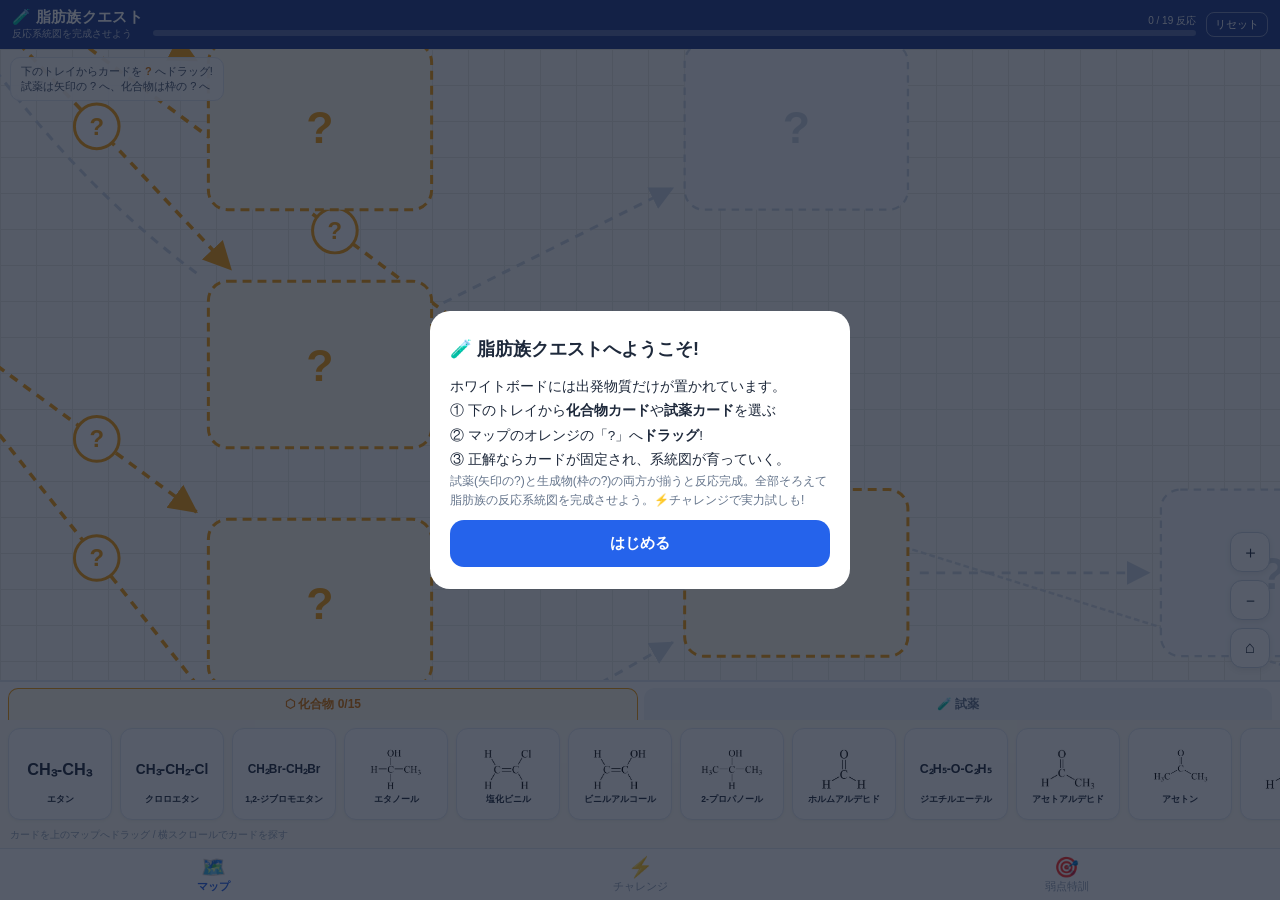
<file: games/aromatic-quest/aliphatic.html>
<!DOCTYPE html>
<html lang="ja">
<head>
<meta charset="UTF-8">
<meta name="viewport" content="width=device-width, initial-scale=1.0, maximum-scale=1.0, user-scalable=no, viewport-fit=cover">
<meta name="theme-color" content="#1e3a8a">
<title>脂肪族クエスト 〜反応系統図を完成させよう〜</title>
<style>
:root{
  --ink:#1e293b;
  --bg:#f6f7f4;
  --board:#fbfbf8;
  --grid:#e8eae3;
  --accent:#f59e0b;
  --accent-deep:#d97706;
  --blue:#2563eb;
  --green:#16a34a;
  --red:#dc2626;
  --gray:#94a3b8;
  --card:#ffffff;
  --line:#475569;
}
*{margin:0;padding:0;box-sizing:border-box;-webkit-tap-highlight-color:transparent}
html,body{height:100%;overscroll-behavior:none}
body{
  font-family:-apple-system,BlinkMacSystemFont,"Hiragino Kaku Gothic ProN","Hiragino Sans","Yu Gothic UI","Meiryo",sans-serif;
  background:var(--bg);color:var(--ink);
  display:flex;flex-direction:column;height:100dvh;
}
header{
  background:#1e3a8a;color:#fff;padding:8px 12px;
  padding-top:calc(8px + env(safe-area-inset-top));
  flex:none;display:flex;align-items:center;gap:10px;
}
header .title{font-weight:700;font-size:15px;letter-spacing:.02em}
header .sub{font-size:10px;opacity:.75}
.progress-wrap{flex:1;min-width:60px}
.progress-label{font-size:10px;text-align:right;opacity:.9;margin-bottom:2px}
.progress-bar{height:6px;background:rgba(255,255,255,.25);border-radius:3px;overflow:hidden}
.progress-bar>div{height:100%;background:linear-gradient(90deg,#fbbf24,#f59e0b);border-radius:3px;transition:width .5s}
#btnReset{background:none;border:1px solid rgba(255,255,255,.4);color:#fff;border-radius:8px;font-size:11px;padding:4px 8px}
main{flex:1;position:relative;overflow:hidden}
.view{position:absolute;inset:0;display:none}
.view.active{display:block}
#view-map.active{display:flex;flex-direction:column}
/* ---- map ---- */
#mapWrap{position:relative;flex:1;touch-action:none;background:
  linear-gradient(var(--grid) 1px,transparent 1px),
  linear-gradient(90deg,var(--grid) 1px,transparent 1px);
  background-size:36px 36px;background-color:var(--board);cursor:grab;overflow:hidden}
#mapSvg{width:100%;height:100%;display:block}
.zoombtns{position:absolute;right:10px;bottom:12px;display:flex;flex-direction:column;gap:8px}
.zoombtns button{width:40px;height:40px;border-radius:12px;border:1px solid #cbd5e1;background:#fff;font-size:17px;color:var(--ink);box-shadow:0 2px 6px rgba(0,0,0,.08)}
.maphint{position:absolute;left:10px;top:8px;background:rgba(255,255,255,.92);border:1px solid #e2e8f0;border-radius:10px;padding:6px 10px;font-size:11px;color:#475569;pointer-events:none;max-width:72%}
/* map svg pieces */
.node-card{fill:var(--card);stroke:#cbd5e1;stroke-width:1.5}
.node-start .node-card{fill:#eff6ff;stroke:#93c5fd}
.node-locked .node-card{fill:#f8fafc;stroke:#cbd5e1;stroke-dasharray:5 4}
.node-slot .node-card{fill:#fffbeb;stroke:var(--accent);stroke-width:2;stroke-dasharray:6 4}
.node-name{font-size:11.5px;fill:var(--ink);text-anchor:middle;font-weight:600}
.qmark{font-size:30px;font-weight:700;fill:#cbd5e1;text-anchor:middle}
.node-slot .qmark{fill:var(--accent)}
.edge-line{stroke:var(--line);stroke-width:2;fill:none}
.edge-locked .edge-line{stroke:#cbd5e1;stroke-dasharray:6 5}
.edge-slot .edge-line{stroke:var(--accent);stroke-dasharray:6 5;stroke-width:2.4}
.edge-part .edge-line{stroke:var(--accent-deep);stroke-width:2.2}
.edge-co .edge-line{stroke-dasharray:2 4;stroke-width:1.6;opacity:.8}
.edge-label-bg{fill:#fff;stroke:#e2e8f0}
.edge-label{font-size:10.5px;fill:#334155;text-anchor:middle}
.edge-q-circle{fill:#fff;stroke:var(--accent);stroke-width:2}
.edge-q-text{font-size:16px;font-weight:700;fill:var(--accent);text-anchor:middle}
.pulse{animation:pulse 1.6s ease-in-out infinite}
@keyframes pulse{0%,100%{opacity:1}50%{opacity:.45}}
.struct text{fill:var(--ink)}
.struct line,.struct polygon,.struct circle,.struct path{stroke:var(--ink)}
.drophot .node-card{fill:#dbeafe !important;stroke:var(--blue) !important;stroke-width:3 !important}
.drophot .edge-q-circle{fill:#dbeafe;stroke:var(--blue);stroke-width:3}
.drophot .edge-q-text{fill:var(--blue)}
/* ---- tray ---- */
#tray{flex:none;background:#fff;border-top:2px solid #e2e8f0}
.ttabs{display:flex;gap:6px;padding:6px 8px 0}
.ttabs button{flex:1;border:none;border-radius:10px 10px 0 0;padding:7px 4px;font-size:12px;font-weight:700;background:#f1f5f9;color:#64748b}
.ttabs button.active{background:#fffbeb;color:var(--accent-deep);border:1.5px solid var(--accent);border-bottom:none}
.tscroll{display:flex;gap:8px;overflow-x:auto;padding:8px;background:#fffdf5;-webkit-overflow-scrolling:touch}
.tscroll::-webkit-scrollbar{height:6px}
.tscroll::-webkit-scrollbar-thumb{background:#e2e8f0;border-radius:3px}
.tcard{flex:none;width:104px;height:92px;border:1.5px solid #e2e8f0;border-radius:12px;background:#fff;display:flex;flex-direction:column;align-items:center;justify-content:center;touch-action:pan-x;user-select:none;-webkit-user-select:none;box-shadow:0 1px 3px rgba(0,0,0,.05);cursor:grab}
.tcard:active{cursor:grabbing}
.tcard.done{cursor:default}
.tcard .tname{font-size:8.5px;font-weight:600;text-align:center;line-height:1.25;padding:0 3px;color:var(--ink)}
.tcard .treag{font-size:10.5px;font-weight:700;text-align:center;line-height:1.4;padding:0 5px;color:#3730a3}
.tcard.reag{background:#eef2ff;border-color:#c7d2fe}
.tcard.done{opacity:.35;position:relative}
.tcard.done::after{content:'✓';position:absolute;right:4px;top:1px;color:var(--green);font-weight:900;font-size:14px}
.trayhint{font-size:10px;color:#94a3b8;padding:0 10px 6px;background:#fffdf5}
#ghost{position:fixed;z-index:99;pointer-events:none;opacity:.92;transform:scale(1.08);display:none}
/* ---- generic panel views ---- */
.panel{height:100%;overflow-y:auto;padding:16px 14px calc(20px + env(safe-area-inset-bottom));max-width:620px;margin:0 auto}
.panel h2{font-size:17px;margin:6px 0 12px}
.card-ui{background:#fff;border:1px solid #e2e8f0;border-radius:16px;padding:16px;margin-bottom:12px}
.bigbtn{display:block;width:100%;padding:14px;border-radius:14px;border:none;background:var(--blue);color:#fff;font-size:15px;font-weight:700;margin-top:10px}
.bigbtn.secondary{background:#fff;color:var(--blue);border:2px solid var(--blue)}
.bigbtn.amber{background:var(--accent-deep)}
.bigbtn:disabled{background:#cbd5e1;color:#f1f5f9;border:none}
.muted{color:#64748b;font-size:12px;line-height:1.6}
/* ---- bottom nav ---- */
nav{flex:none;display:flex;background:#fff;border-top:1px solid #e2e8f0;padding-bottom:env(safe-area-inset-bottom)}
nav button{flex:1;padding:8px 0 6px;border:none;background:none;font-size:11px;color:#94a3b8;display:flex;flex-direction:column;align-items:center;gap:2px;position:relative}
nav button .ico{font-size:20px;line-height:1}
nav button.active{color:var(--blue);font-weight:700}
.badge{position:absolute;top:2px;right:calc(50% - 24px);background:var(--red);color:#fff;border-radius:9px;font-size:10px;min-width:17px;height:17px;line-height:17px;padding:0 4px;font-weight:700}
/* ---- modal ---- */
.modal{position:fixed;inset:0;background:rgba(15,23,42,.55);display:none;align-items:flex-end;justify-content:center;z-index:50}
.modal.open{display:flex}
.sheet{background:#fff;border-radius:20px 20px 0 0;width:100%;max-width:560px;max-height:92dvh;overflow-y:auto;padding:16px 16px calc(18px + env(safe-area-inset-bottom));animation:up .22s ease-out}
@keyframes up{from{transform:translateY(40px);opacity:.4}to{transform:none;opacity:1}}
@media(min-width:640px){
  .modal{align-items:center;padding:20px}
  .sheet{border-radius:20px;max-height:86vh}
}
.sheet h3{font-size:15px;margin-bottom:10px;display:flex;align-items:center;gap:8px}
.modebadge{font-size:10px;background:#eff6ff;color:var(--blue);border:1px solid #bfdbfe;border-radius:99px;padding:2px 8px;font-weight:700}
.closex{margin-left:auto;border:none;background:#f1f5f9;border-radius:99px;width:30px;height:30px;font-size:14px;color:#64748b;flex:none}
.eqbox{background:#f8fafc;border:1px solid #e2e8f0;border-radius:10px;padding:8px 10px;font-size:12.5px;font-weight:600;margin:8px 0;line-height:1.6}
/* quiz layout */
.rxn{display:flex;flex-direction:column;align-items:center;gap:6px;background:#f8fafc;border:1px solid #e2e8f0;border-radius:16px;padding:12px 8px;margin-bottom:12px}
.rxn-row{display:flex;align-items:center;justify-content:center;gap:6px;flex-wrap:wrap}
.cblock{display:flex;flex-direction:column;align-items:center;background:#fff;border:1.5px solid #e2e8f0;border-radius:12px;padding:6px 8px 4px;min-width:104px}
.cblock .cname{font-size:11px;font-weight:600;margin-top:1px;text-align:center}
.qblock{display:flex;align-items:center;justify-content:center;background:#fffbeb;border:2px dashed var(--accent);border-radius:12px;min-width:104px;min-height:86px;font-size:34px;font-weight:800;color:var(--accent)}
.qblock.small{min-height:44px;font-size:22px;min-width:150px}
.reagent-chip{background:#eef2ff;border:1.5px solid #c7d2fe;color:#3730a3;border-radius:99px;padding:5px 12px;font-size:12.5px;font-weight:600;text-align:center;max-width:100%}
.plus{font-size:16px;font-weight:700;color:#64748b}
.darrow{font-size:20px;color:#64748b;line-height:1}
.qprompt{font-size:14px;font-weight:700;margin-bottom:8px;text-align:center}
.choices{display:grid;grid-template-columns:1fr 1fr;gap:9px}
.choices.textmode{grid-template-columns:1fr}
.choice{border:2px solid #e2e8f0;border-radius:14px;background:#fff;padding:8px 6px;display:flex;flex-direction:column;align-items:center;font-size:12px;font-weight:600;color:var(--ink);min-height:52px;justify-content:center;text-align:center;line-height:1.45}
.choice:active{background:#f8fafc}
.choice.correct{border-color:var(--green);background:#f0fdf4}
.choice.wrong{border-color:var(--red);background:#fef2f2;animation:shake .3s}
.choice.dim{opacity:.45}
@keyframes shake{0%,100%{transform:none}25%{transform:translateX(-4px)}75%{transform:translateX(4px)}}
.explain{margin-top:12px;border-radius:14px;padding:12px;font-size:13px;line-height:1.7;display:none}
.explain.ok{display:block;background:#f0fdf4;border:1.5px solid #86efac}
.explain.ng{display:block;background:#fef2f2;border:1.5px solid #fca5a5}
.explain .rname{font-weight:800;font-size:13.5px;margin-bottom:3px}
.explain .eq{background:#fff;border-radius:8px;padding:6px 8px;margin:6px 0;font-size:12px;font-weight:600;border:1px solid #e2e8f0}
/* challenge */
.chal-head{display:flex;justify-content:space-between;align-items:center;font-size:13px;font-weight:700;margin-bottom:10px;color:#475569}
.rankbig{font-size:64px;font-weight:900;text-align:center;line-height:1.1}
.rank-S{color:#d97706}.rank-A{color:#dc2626}.rank-B{color:#2563eb}.rank-C{color:#16a34a}.rank-D{color:#64748b}
.score-line{text-align:center;font-size:15px;font-weight:700;margin:6px 0 2px}
.review-item{border-bottom:1px solid #f1f5f9;padding:9px 2px;font-size:12.5px;line-height:1.6}
.review-item .ok{color:var(--green);font-weight:700}
.review-item .ng{color:var(--red);font-weight:700}
.scopebtns{display:flex;gap:8px;margin-top:10px}
.scopebtns button{flex:1;padding:10px 4px;border-radius:12px;border:2px solid #e2e8f0;background:#fff;font-size:12.5px;font-weight:700;color:#475569}
.scopebtns button.sel{border-color:var(--blue);color:var(--blue);background:#eff6ff}
/* toast */
#toast{position:fixed;left:50%;bottom:calc(76px + env(safe-area-inset-bottom));transform:translateX(-50%);background:rgba(30,41,59,.92);color:#fff;font-size:12.5px;padding:9px 16px;border-radius:99px;opacity:0;pointer-events:none;transition:opacity .25s;z-index:99;white-space:nowrap;max-width:92vw}
#toast.show{opacity:1}
/* onboarding */
#onboard{position:fixed;inset:0;background:rgba(15,23,42,.7);z-index:60;display:none;align-items:center;justify-content:center;padding:24px}
#onboard.open{display:flex}
#onboard .ob{background:#fff;border-radius:20px;padding:22px 20px;max-width:420px;font-size:13.5px;line-height:1.8}
#onboard h2{font-size:18px;margin-bottom:10px}
.detail-rxns{margin-top:10px}
.detail-rxns div{font-size:12.5px;padding:7px 4px;border-bottom:1px solid #f1f5f9;line-height:1.6}
</style>
</head>
<body>

<header>
  <div>
    <div class="title">🧪 脂肪族クエスト</div>
    <div class="sub">反応系統図を完成させよう</div>
  </div>
  <div class="progress-wrap">
    <div class="progress-label" id="progLabel">0 / 0 反応</div>
    <div class="progress-bar"><div id="progFill" style="width:0%"></div></div>
  </div>
  <button id="btnReset">リセット</button>
</header>

<main>
  <div class="view active" id="view-map">
    <div id="mapWrap">
      <svg id="mapSvg" xmlns="http://www.w3.org/2000/svg"></svg>
      <div class="maphint">下のトレイからカードを <b style="color:#d97706">?</b> へドラッグ!<br>試薬は矢印の ? へ、化合物は枠の ? へ</div>
      <div class="zoombtns">
        <button id="zin">＋</button>
        <button id="zout">－</button>
        <button id="zfit">⌂</button>
      </div>
    </div>
    <div id="tray">
      <div class="ttabs">
        <button data-tab="comp" class="active">⬡ 化合物 <span id="compCnt"></span></button>
        <button data-tab="reag">🧪 試薬</button>
      </div>
      <div class="tscroll" id="trayComp"></div>
      <div class="tscroll" id="trayReag" style="display:none"></div>
      <div class="trayhint">カードを上のマップへドラッグ / 横スクロールでカードを探す</div>
    </div>
  </div>

  <div class="view" id="view-challenge">
    <div class="panel" id="chalPanel"></div>
  </div>

  <div class="view" id="view-weak">
    <div class="panel" id="weakPanel"></div>
  </div>
</main>

<nav>
  <button data-view="map" class="active"><span class="ico">🗺️</span>マップ</button>
  <button data-view="challenge"><span class="ico">⚡</span>チャレンジ</button>
  <button data-view="weak"><span class="ico">🎯</span>弱点特訓<span class="badge" id="weakBadge" style="display:none">0</span></button>
</nav>

<div class="modal" id="infoModal"><div class="sheet" id="infoSheet"></div></div>

<div id="onboard"><div class="ob">
  <h2>🧪 脂肪族クエストへようこそ!</h2>
  <p>ホワイトボードには出発物質だけが置かれています。</p>
  <p>① 下のトレイから<b>化合物カード</b>や<b>試薬カード</b>を選ぶ<br>
     ② マップのオレンジの「?」へ<b>ドラッグ</b>!<br>
     ③ 正解ならカードが固定され、系統図が育っていく。</p>
  <p class="muted">試薬(矢印の?)と生成物(枠の?)の両方が揃うと反応完成。全部そろえて脂肪族の反応系統図を完成させよう。⚡チャレンジで実力試しも!</p>
  <button class="bigbtn" onclick="closeOnboard()">はじめる</button>
</div></div>

<div id="toast"></div>
<div id="ghost"></div>
<svg id="meas" style="position:fixed;left:-9999px;top:0;width:500px;height:400px;visibility:hidden" xmlns="http://www.w3.org/2000/svg"></svg>

<script>
'use strict';
/* ================= データ(教材「有機化学学習の朋」準拠) ================= */
const NW=150, NH=112;

const COMPOUNDS={
  ethylene:{name:'エチレン',x:380,y:480,start:true,kind:'text',text:'CH₂=CH₂'},
  acetylene:{name:'アセチレン',x:380,y:740,start:true,kind:'text',text:'CH≡CH'},
  propene:{name:'プロペン',alt:'臭素水を脱色する(アルケンの検出反応)。',x:380,y:1000,start:true},
  methanol:{name:'メタノール',x:380,y:1260,start:true,kind:'text',text:'CH₃OH'},

  ethane:{name:'エタン',x:680,y:320,kind:'text',text:'CH₃-CH₃'},
  chloroethane:{name:'クロロエタン',alt:'ハロゲン化アルキル。銅線につけて燃やすと青緑色の炎になる(バイルシュタイン反応)でハロゲンを検出できる。',x:680,y:480,kind:'text',text:'CH₃-CH₂-Cl'},
  dibromoethane:{name:'1,2-ジブロモエタン',x:680,y:640,kind:'text',text:'CH₂Br-CH₂Br'},
  ethanol:{name:'エタノール',alt:'ヨードホルム反応陽性(CH₃CH(OH)-の構造をもつため)。',x:680,y:800},
  vinylChloride:{name:'塩化ビニル',alt:'付加重合するとポリ塩化ビニル(PVC)になる。',x:680,y:960},
  vinylAlcohol:{name:'ビニルアルコール',alt:'不安定でただちにアセトアルデヒドに異性化する。',x:680,y:1120},
  twoPropanol:{name:'2-プロパノール',alt:'ヨードホルム反応陽性(第二級アルコール、CH₃CH(OH)-構造)。',x:680,y:1280},
  formaldehyde:{name:'ホルムアルデヒド',alt:'還元性をもち、銀鏡反応・フェーリング反応を示す。',x:680,y:1440},

  diethylEther:{name:'ジエチルエーテル',x:1000,y:640,kind:'text',text:'C₂H₅-O-C₂H₅'},
  acetaldehyde:{name:'アセトアルデヒド',alt:'還元性をもち、銀鏡反応・フェーリング反応を示す。ヨードホルム反応も陽性。',x:1000,y:940},
  acetone:{name:'アセトン',alt:'ヨードホルム反応陽性(アセチル基CH₃CO-をもつため)。',x:1000,y:1280},
  formicAcid:{name:'ギ酸',alt:'カルボキシ基とアルデヒド基の両方をもつ特殊なカルボン酸。還元性を示し銀鏡反応も陽性。',x:1000,y:1440},

  aceticAcid:{name:'酢酸',x:1320,y:940},

  aceticAnhydride:{name:'無水酢酸',x:1640,y:780},
  ethylAcetate:{name:'酢酸エチル',x:1640,y:1100},
};

const REACTIONS=[
 {id:'a1',from:['ethylene'],to:['ethane'],reagent:'水素H₂(Ni触媒)',short:'H₂, Ni',name:'水素の付加',
  note:'触媒下でC=Cに水素が付加し、単結合のみのエタンになる。'},
 {id:'a2',from:['ethylene'],to:['chloroethane'],reagent:'塩化水素HCl',short:'HCl',name:'ハロゲン化水素の付加',
  note:'エチレンにHClが付加してクロロエタンが生成する。エチレンは左右対称なのでどちらの炭素にClが付いても同じ生成物になる(マルコフニコフ則を気にしなくてよい)。'},
 {id:'a3',from:['ethylene'],to:['dibromoethane'],reagent:'臭素水Br₂',short:'Br₂水',name:'臭素の付加',
  note:'C=Cに臭素が付加し、臭素水の赤褐色が脱色される。アルケン・アルキンの代表的な検出反応。'},
 {id:'a4',from:['ethylene'],to:['ethanol'],reagent:'水H₂O(リン酸などの酸触媒)',short:'H₂O, 酸触媒',name:'水の付加(水和)',
  note:'酸触媒下でエチレンに水が付加してエタノールが得られる。工業的なエタノールの製法の一つ。'},
 {id:'a5',from:['ethylene'],to:['acetaldehyde'],reagent:'O₂(PdCl₂・CuCl₂触媒)',short:'O₂, PdCl₂/CuCl₂',name:'ワッカー法(酸化)',
  note:'塩化パラジウム(Ⅱ)と塩化銅(Ⅱ)を触媒にエチレンを酸化するとアセトアルデヒドが得られる(ワッカー法)。過去はアセチレンへの水付加(水銀触媒)で作っていたが水俣病の原因になったため、現在はこの方法が主流。'},
 {id:'a6',from:['acetylene'],to:['vinylChloride'],reagent:'塩化水素HCl(HgCl₂触媒)',short:'HCl, HgCl₂',name:'ハロゲン化水素の付加',
  note:'触媒下でアセチレンにHClが付加すると塩化ビニルが生成する。塩化ビニルは付加重合するとポリ塩化ビニル(PVC)になる。'},
 {id:'a7',from:['acetylene'],to:['vinylAlcohol'],reagent:'水H₂O(HgSO₄触媒)',short:'H₂O, HgSO₄',name:'水の付加',
  note:'触媒下でアセチレンに水が付加すると、まず不安定なビニルアルコール(エノール形)が生じる。'},
 {id:'a8',from:['vinylAlcohol'],to:['acetaldehyde'],reagent:'(自然に異性化)',short:'互変異性化',name:'ケト・エノール互変異性',
  note:'ビニルアルコールは不安定で、直ちに安定なアセトアルデヒド(ケト形)に異性化する。'},
 {id:'a9',from:['ethanol'],to:['diethylEther'],reagent:'濃硫酸(130℃, 分子間脱水)',short:'濃H₂SO₄ 130℃',name:'分子間脱水',
  note:'2分子のエタノールから濃硫酸を触媒に分子間で脱水縮合するとジエチルエーテルが生成する。'},
 {id:'a10',from:['ethanol'],to:['ethylene'],reagent:'濃硫酸(160℃, 分子内脱水)',short:'濃H₂SO₄ 160℃',curve:-40,name:'分子内脱水',
  note:'エタノール1分子から濃硫酸を触媒に分子内で脱水するとエチレンが生成する。同じ「エタノール+濃硫酸」でも温度によって分子間脱水(130℃)か分子内脱水(160℃)かが変わる頻出ポイント!'},
 {id:'a11',from:['ethanol'],to:['acetaldehyde'],reagent:'酸化剤(例:K₂Cr₂O₇)',short:'酸化',name:'第一級アルコールの酸化',
  note:'第一級アルコールのエタノールを酸化するとアセトアルデヒドが生じる。'},
 {id:'a12',from:['acetaldehyde'],to:['aceticAcid'],reagent:'酸化剤(さらに酸化)',short:'酸化',name:'アルデヒドの酸化',
  note:'アセトアルデヒドをさらに酸化すると酢酸になる。'},
 {id:'a13',from:['methanol'],to:['formaldehyde'],reagent:'酸化剤(例:加熱した銅Cu)',short:'酸化',name:'メタノールの酸化',
  note:'メタノールを酸化するとホルムアルデヒドが生じる。実験室的には赤熱した銅線をCuOにしてメタノール蒸気に触れさせて酸化する。'},
 {id:'a14',from:['formaldehyde'],to:['formicAcid'],reagent:'酸化剤(さらに酸化)',short:'酸化',name:'アルデヒドの酸化',
  note:'ホルムアルデヒドをさらに酸化するとギ酸になる。ギ酸はカルボキシ基のほかにアルデヒド基も持つため還元性を示す(銀鏡反応陽性)という特殊なカルボン酸。'},
 {id:'a15',from:['propene'],to:['twoPropanol'],reagent:'水H₂O(リン酸触媒)',short:'H₂O, 酸触媒',name:'マルコフニコフ則(水の付加)',
  note:'非対称なアルケンに水(H-OH)が付加するとき、Hはもとから水素の多い炭素に付加する(マルコフニコフ則)。プロペンでは2-プロパノールが主生成物になる。'},
 {id:'a16',from:['twoPropanol'],to:['acetone'],reagent:'酸化剤(例:K₂Cr₂O₇)',short:'酸化',name:'第二級アルコールの酸化',
  note:'第二級アルコールを酸化するとケトンが生じる。2-プロパノールを酸化するとアセトンになる。'},
 {id:'a17',from:['aceticAcid'],to:['aceticAnhydride'],reagent:'脱水剤(例:P₄O₁₀, 加熱)',short:'脱水剤',name:'分子間脱水(酸無水物の生成)',
  note:'酢酸を脱水剤とともに加熱すると分子間脱水が起こり、無水酢酸が生成する。'},
 {id:'a18',from:['aceticAcid'],coFrom:['ethanol'],to:['ethylAcetate'],reagent:'濃硫酸(触媒, 加熱)',short:'濃H₂SO₄',name:'エステル化',
  note:'カルボン酸とアルコールを濃硫酸(触媒)とともに加熱すると脱水縮合(エステル化)が起こり、酢酸エチルと水が生じる。'},
 {id:'a19',from:['ethylAcetate'],to:['aceticAcid'],coTo:['ethanol'],reagent:'NaOH水溶液(けん化)',short:'NaOH(けん化)',curve:40,name:'けん化(塩基による加水分解)',
  note:'酢酸エチルにNaOH水溶液を加えて加水分解(けん化)すると、酢酸ナトリウムとエタノールが生じる(エステル化の逆反応)。'},
];
const RXMAP=Object.fromEntries(REACTIONS.map(r=>[r.id,r]));
const REAGENTS=[...new Set(REACTIONS.map(r=>r.reagent))];

/* ================= 構造式SVG(ケクレ構造) ================= */
const REV={'NO₂':'O₂N','Br':'Br','Cl':'Cl','CH₃':'H₃C','OH':'HO','NH₂':'H₂N','COOH':'HOOC','ONa':'NaO'};
function hexPts(cx,cy,r,rot){
  const v=[];
  for(let i=0;i<6;i++){const a=(rot+i*60)*Math.PI/180;v.push([cx+r*Math.cos(a),cy+r*Math.sin(a)]);}
  return v;
}
function ringShape(cx,cy,dbl){
  const r=26, v=hexPts(cx,cy,r,-90);
  let s=`<polygon points="${v.map(p=>p[0].toFixed(1)+','+p[1].toFixed(1)).join(' ')}" fill="none" stroke-width="1.7"/>`;
  if(dbl){
    for(const i of [1,3,5]){
      const a=v[i], b=v[(i+1)%6], k=0.72;
      const ax=cx+(a[0]-cx)*k, ay=cy+(a[1]-cy)*k, bx=cx+(b[0]-cx)*k, by=cy+(b[1]-cy)*k;
      s+=`<line x1="${(ax+(bx-ax)*0.1).toFixed(1)}" y1="${(ay+(by-ay)*0.1).toFixed(1)}" x2="${(ax+(bx-ax)*0.9).toFixed(1)}" y2="${(ay+(by-ay)*0.9).toFixed(1)}" stroke-width="1.5"/>`;
    }
  }
  return s;
}
function subsSVG(sub){
  const r=26;let s='';
  for(const k in sub){
    const p=+k, angDeg=-90+(p-1)*60;
    const val=sub[k];
    if(val&&typeof val==='object'){ s+=groupSVG(val.g,angDeg,r); continue; }
    const a=angDeg*Math.PI/180;
    const x1=r*Math.cos(a), y1=r*Math.sin(a), x2=36*Math.cos(a), y2=36*Math.sin(a);
    s+=`<line x1="${x1.toFixed(1)}" y1="${y1.toFixed(1)}" x2="${x2.toFixed(1)}" y2="${y2.toFixed(1)}" stroke-width="1.7"/>`;
    let label=val, anchor='middle', tx=0, ty=0;
    if(p===1){tx=0;ty=-42;}
    else if(p===4){tx=0;ty=54;}
    else if(p===2){tx=39;ty=-16;anchor='start';}
    else if(p===3){tx=39;ty=27;anchor='start';}
    else if(p===5){tx=-39;ty=27;anchor='end';label=REV[label]||label;}
    else if(p===6){tx=-39;ty=-16;anchor='end';label=REV[label]||label;}
    s+=`<text x="${tx}" y="${ty}" text-anchor="${anchor}" font-size="13" stroke="none">${label}</text>`;
  }
  return s;
}
/* ---- 明示的な官能基(C=O・枝分かれを線で描く) ---- */
function bondLine(p1,p2){
  return `<line x1="${p1[0].toFixed(1)}" y1="${p1[1].toFixed(1)}" x2="${p2[0].toFixed(1)}" y2="${p2[1].toFixed(1)}" stroke-width="1.7"/>`;
}
function dbondLines(p1,p2){
  const dx=p2[0]-p1[0], dy=p2[1]-p1[1], len=Math.hypot(dx,dy)||1;
  const px=-dy/len, py=dx/len, off=2.8;
  const q1=[p1[0]+dx*0.18+px*off, p1[1]+dy*0.18+py*off];
  const q2=[p1[0]+dx*0.82+px*off, p1[1]+dy*0.82+py*off];
  return bondLine(p1,p2)+`<line x1="${q1[0].toFixed(1)}" y1="${q1[1].toFixed(1)}" x2="${q2[0].toFixed(1)}" y2="${q2[1].toFixed(1)}" stroke-width="1.4"/>`;
}
function atomLabel(p,text){
  return `<text x="${p[0].toFixed(1)}" y="${(p[1]+4.3).toFixed(1)}" text-anchor="middle" font-size="12.5" stroke="none">${text}</text>`;
}
function advance(p,angDeg,dist){
  const a=angDeg*Math.PI/180;
  return [p[0]+dist*Math.cos(a), p[1]+dist*Math.sin(a)];
}
function groupSVG(kind,baseAngDeg,r0){
  const A0=[r0*Math.cos(baseAngDeg*Math.PI/180), r0*Math.sin(baseAngDeg*Math.PI/180)];
  const L=15; let s='';
  if(kind==='COOH'||kind==='COONa'){
    const A1=advance(A0,baseAngDeg,L); s+=bondLine(A0,A1);
    const Ob=advance(A1,baseAngDeg-95,13); s+=dbondLines(A1,Ob); s+=atomLabel(Ob,'O');
    const A2=advance(A1,baseAngDeg+35,L); s+=bondLine(A1,A2); s+=atomLabel(A2,kind==='COOH'?'OH':'ONa');
  }else if(kind==='COOCH3'){
    const A1=advance(A0,baseAngDeg,L); s+=bondLine(A0,A1);
    const Ob=advance(A1,baseAngDeg-95,13); s+=dbondLines(A1,Ob); s+=atomLabel(Ob,'O');
    const A2=advance(A1,baseAngDeg+35,L); s+=bondLine(A1,A2); s+=atomLabel(A2,'OCH₃');
  }else if(kind==='OCOCH3'){
    const A1=advance(A0,baseAngDeg,L); s+=bondLine(A0,A1); s+=atomLabel(A1,'O');
    const dir2=baseAngDeg+30;
    const A2=advance(A1,dir2,L); s+=bondLine(A1,A2);
    const Ob=advance(A2,dir2-95,13); s+=dbondLines(A2,Ob); s+=atomLabel(Ob,'O');
    const A3=advance(A2,dir2+35,L); s+=bondLine(A2,A3); s+=atomLabel(A3,'CH₃');
  }else if(kind==='NHCOCH3'){
    const A1=advance(A0,baseAngDeg,L); s+=bondLine(A0,A1); s+=atomLabel(A1,'NH');
    const dir2=baseAngDeg+30;
    const A2=advance(A1,dir2,L); s+=bondLine(A1,A2);
    const Ob=advance(A2,dir2-95,13); s+=dbondLines(A2,Ob); s+=atomLabel(Ob,'O');
    const A3=advance(A2,dir2+35,L); s+=bondLine(A2,A3); s+=atomLabel(A3,'CH₃');
  }else if(kind==='CHO'){
    const A1=advance(A0,baseAngDeg,L); s+=bondLine(A0,A1);
    const Ob=advance(A1,baseAngDeg-90,14); s+=dbondLines(A1,Ob); s+=atomLabel(Ob,'O');
    const Hb=advance(A1,baseAngDeg+90,14); s+=bondLine(A1,Hb); s+=atomLabel(Hb,'H');
  }else if(kind==='iPr'){
    const A1=advance(A0,baseAngDeg,L); s+=bondLine(A0,A1);
    const B1=advance(A1,baseAngDeg-38,L); s+=bondLine(A1,B1); s+=atomLabel(B1,'CH₃');
    const B2=advance(A1,baseAngDeg+38,L); s+=bondLine(A1,B2); s+=atomLabel(B2,'CH₃');
    const Hb=advance(A1,baseAngDeg-90,13); s+=bondLine(A1,Hb); s+=atomLabel(Hb,'H');
  }else if(kind==='cumeneOOH'){
    const A1=advance(A0,baseAngDeg,L); s+=bondLine(A0,A1);
    const B1=advance(A1,baseAngDeg-55,L); s+=bondLine(A1,B1); s+=atomLabel(B1,'CH₃');
    const B2=advance(A1,baseAngDeg+55,L); s+=bondLine(A1,B2); s+=atomLabel(B2,'CH₃');
    const A2=advance(A1,baseAngDeg,L+6); s+=bondLine(A1,A2); s+=atomLabel(A2,'OOH');
  }else if(kind==='Et'){
    const A1=advance(A0,baseAngDeg,L); s+=bondLine(A0,A1);
    const A2=advance(A1,baseAngDeg+28,L); s+=bondLine(A1,A2); s+=atomLabel(A2,'CH₃');
  }else if(kind==='CH2OH'){
    const A1=advance(A0,baseAngDeg,L); s+=bondLine(A0,A1);
    const A2=advance(A1,baseAngDeg+28,L); s+=bondLine(A1,A2); s+=atomLabel(A2,'OH');
  }
  return s;
}
function naphSVG(){
  const r=25, h=r*Math.cos(Math.PI/6);
  const A=hexPts(-h,0,r,-30), B=hexPts(h,0,r,-30);
  let s='';
  for(const v of [A,B]) s+=`<polygon points="${v.map(p=>p[0].toFixed(1)+','+p[1].toFixed(1)).join(' ')}" fill="none" stroke-width="1.7"/>`;
  // 二重結合(中央の共有辺 + 各環2本)
  const dline=(v,cx,i)=>{
    const a=v[i], b=v[(i+1)%6], k=0.72;
    const ax=cx+(a[0]-cx)*k, ay=(a[1])*k, bx=cx+(b[0]-cx)*k, by=(b[1])*k;
    return `<line x1="${(ax+(bx-ax)*0.12).toFixed(1)}" y1="${(ay+(by-ay)*0.12).toFixed(1)}" x2="${(ax+(bx-ax)*0.88).toFixed(1)}" y2="${(ay+(by-ay)*0.88).toFixed(1)}" stroke-width="1.4"/>`;
  };
  // hexPts(rot=-30): 頂点は -30,30,90,150,210,270°。左環は 90-150(上), 210-270(下)の辺、右環は -30-30(右)…適宜
  s+=dline(A,-h,2)+dline(A,-h,4)+dline(B,h,5)+dline(B,h,1);
  // 中央の辺(x=0付近)は左環の辺0(-30→30)
  s+=dline(A,-h,0);
  return s;
}
function maleicSVG(){
  // 無水マレイン酸: HC=CH-C(=O)-O-C(=O)- の五員環(環を閉じるOまで明示的に結合)
  let s='';
  const C1=[-16,-22],C2=[16,-22],C3=[26,4],C4=[-26,4],Obr=[0,24];
  const ln=(a,b,w)=>`<line x1="${a[0]}" y1="${a[1]}" x2="${b[0]}" y2="${b[1]}" stroke-width="${w||1.7}"/>`;
  s+=ln(C1,C2)+`<line x1="-13" y1="-17" x2="13" y2="-17" stroke-width="1.4"/>`; // C1=C2
  s+=ln(C2,C3)+ln(C4,C1);
  s+=ln(C3,[10,20])+ln(C4,[-10,20]); // 環を閉じるOへの結合(すきまはOの文字分のみ)
  s+=`<text x="0" y="28" text-anchor="middle" font-size="12" stroke="none">O</text>`;
  // 環外のカルボニルC=O(2つとも)
  s+=ln(C3,[50,-14])+`<line x1="30" y1="-5" x2="46" y2="-16" stroke-width="1.4"/>`;
  s+=ln(C4,[-50,-14])+`<line x1="-30" y1="-5" x2="-46" y2="-16" stroke-width="1.4"/>`;
  s+=`<text x="57" y="-16" text-anchor="middle" font-size="12" stroke="none">O</text>`;
  s+=`<text x="-57" y="-16" text-anchor="middle" font-size="12" stroke="none">O</text>`;
  return s;
}
function phthalicAnhSVG(){
  let s=ringShape(-22,0,true);
  const v=hexPts(-22,0,26,-90);
  const v2=v[1], v3=v[2]; // 右上・右下の頂点
  const Ca=[24,-20], Cb=[24,20], O=[40,0];
  const ln=(a,b,w)=>`<line x1="${a[0].toFixed(1)}" y1="${a[1].toFixed(1)}" x2="${b[0].toFixed(1)}" y2="${b[1].toFixed(1)}" stroke-width="${w||1.7}"/>`;
  s+=ln(v2,Ca)+ln(v3,Cb)+ln(Ca,[36,-6])+ln(Cb,[36,6]);
  s+=`<text x="41" y="4.5" text-anchor="middle" font-size="12" stroke="none">O</text>`;
  // C=O(上下へ)
  s+=ln(Ca,[32,-36],1.7)+ln([18,-28],[26,-40],1.4);
  s+=ln(Cb,[32,36],1.7)+ln([18,28],[26,40],1.4);
  s+=`<text x="36" y="-40" text-anchor="middle" font-size="12" stroke="none">O</text>`;
  s+=`<text x="36" y="50" text-anchor="middle" font-size="12" stroke="none">O</text>`;
  return s;
}
function structSVG(c){
  if(c.kind==='azo'){
    return `<g class="struct">${ringShape(-64,0,true)}<line x1="-38" y1="0" x2="-24" y2="0" stroke-width="1.7"/>`+
      `<text x="0" y="4.5" text-anchor="middle" font-size="13" stroke="none">N=N</text>`+
      `<line x1="24" y1="0" x2="38" y2="0" stroke-width="1.7"/>${ringShape(64,0,true)}`+
      `<line x1="90" y1="0" x2="100" y2="0" stroke-width="1.7"/>`+
      `<text x="103" y="4.5" text-anchor="start" font-size="13" stroke="none">OH</text></g>`;
  }
  if(c.kind==='naph') return `<g class="struct">${naphSVG()}</g>`;
  if(c.kind==='maleic') return `<g class="struct">${maleicSVG()}</g>`;
  if(c.kind==='phthalicAnh') return `<g class="struct">${phthalicAnhSVG()}</g>`;
  if(c.kind==='text')
    return `<g class="struct"><text x="0" y="5" text-anchor="middle" font-size="16" font-weight="600" stroke="none">${c.text}</text></g>`;
  if(c.kind==='plain')
    return `<g class="struct">${ringShape(0,0,false)}${subsSVG(c.sub||{})}</g>`;
  return `<g class="struct">${ringShape(0,0,true)}${subsSVG(c.sub||{})}</g>`;
}
const BBOX={};
function measureAll(){
  const m=document.getElementById('meas');
  for(const id in COMPOUNDS){
    m.innerHTML=structSVG(COMPOUNDS[id]);
    const b=m.firstChild.getBBox();
    BBOX[id]={x:b.x,y:b.y,width:Math.max(b.width,10),height:Math.max(b.height,10)};
  }
  m.innerHTML='';
}
const IMG_MAP={
  propene:'propene.jpg', vinylChloride:'vinylChloride.jpg', vinylAlcohol:'vinylAlcohol.jpg',
  acetaldehyde:'acetaldehyde.jpg', ethanol:'ethanol.jpg', formaldehyde:'formaldehyde.jpg',
  formicAcid:'formicAcid.jpg', aceticAcid:'aceticAcid.jpg', aceticAnhydride:'aceticAnhydride.jpg',
  ethylAcetate:'ethylAcetate.jpg', twoPropanol:'twoPropanol.jpg', acetone:'acetone.jpg'
};
function structFit(id,availW,availH,maxScale){
  if(IMG_MAP[id]){
    const w=availW*0.94, h=availH*0.94;
    return `<image href="assets/compounds/${IMG_MAP[id]}" x="${(-w/2).toFixed(1)}" y="${(-h/2).toFixed(1)}" width="${w.toFixed(1)}" height="${h.toFixed(1)}" preserveAspectRatio="xMidYMid meet"/>`;
  }
  const b=BBOX[id];
  const s=Math.min(availW/(b.width+8),availH/(b.height+8),maxScale||1.1);
  const tx=-(b.x+b.width/2)*s, ty=-(b.y+b.height/2)*s;
  return `<g transform="translate(${tx.toFixed(1)},${ty.toFixed(1)}) scale(${s.toFixed(3)})">${structSVG(COMPOUNDS[id])}</g>`;
}
function compoundHTML(id,big){
  const w=big?130:106, h=big?92:76;
  return `<div class="cblock"><svg viewBox="${-w/2} ${-h/2} ${w} ${h}" width="${w}" height="${h}" xmlns="http://www.w3.org/2000/svg">${structFit(id,w-8,h-6)}</svg><div class="cname">${COMPOUNDS[id].name}</div></div>`;
}

/* ================= 状態 ================= */
let state={comp:[],reag:[],weak:{},seen:false,best:null};
function save(){try{localStorage.setItem('aliphaQuest1',JSON.stringify(state));}catch(e){}}
function load(){try{const s=localStorage.getItem('aliphaQuest1');if(s)state=Object.assign(state,JSON.parse(s));}catch(e){}}
const onBoard=id=>COMPOUNDS[id].start||state.comp.includes(id);
const reagentPlaced=r=>state.reag.includes(r.id);
const available=r=>r.from.concat(r.coFrom||[]).every(onBoard);
const complete=r=>reagentPlaced(r)&&r.to.concat(r.coTo||[]).every(onBoard);
const completedIds=()=>REACTIONS.filter(complete).map(r=>r.id);

/* ================= マップ描画 ================= */
const svgEl=document.getElementById('mapSvg');
let WORLD={x:0,y:0,w:100,h:100};
(function(){
  let x1=1e9,y1=1e9,x2=-1e9,y2=-1e9;
  for(const id in COMPOUNDS){const c=COMPOUNDS[id];x1=Math.min(x1,c.x-NW/2);y1=Math.min(y1,c.y-NH/2);x2=Math.max(x2,c.x+NW/2);y2=Math.max(y2,c.y+NH/2);}
  WORLD={x:x1-60,y:y1-60,w:x2-x1+120,h:y2-y1+120};
})();
let vb={x:0,y:0,w:900,h:900};
function applyVB(){svgEl.setAttribute('viewBox',`${vb.x} ${vb.y} ${vb.w} ${vb.h}`);}
function aspect(){const r=svgEl.getBoundingClientRect();return r.height/Math.max(r.width,1);}
function initView(){
  const b=COMPOUNDS.ethanol;
  vb.w=Math.min(860,WORLD.w); vb.h=vb.w*aspect();
  vb.x=b.x-vb.w*0.25; vb.y=b.y-vb.h*0.5; applyVB();
}
function fitView(){
  vb.w=WORLD.w; vb.h=vb.w*aspect();
  if(vb.h<WORLD.h){vb.h=WORLD.h;vb.w=vb.h/aspect();}
  vb.x=WORLD.x+(WORLD.w-vb.w)/2; vb.y=WORLD.y+(WORLD.h-vb.h)/2; applyVB();
}
function edgePt(n,tx,ty){
  const dx=tx-n.x, dy=ty-n.y, hw=NW/2+8, hh=NH/2+8;
  const k=1/Math.max(Math.abs(dx)/hw,Math.abs(dy)/hh,1e-9);
  return [n.x+dx*Math.min(k,1), n.y+dy*Math.min(k,1)];
}
function textW(s){let w=0;for(const ch of s)w+=ch.charCodeAt(0)>255?10.5:6.2;return w;}
let SLOT_N=[], SLOT_E=[];
function renderMap(){
  SLOT_N=[]; SLOT_E=[];
  let defs=`<defs>
    <marker id="ah" markerWidth="9" markerHeight="9" refX="7.5" refY="4.5" orient="auto"><path d="M0,0.5 L8,4.5 L0,8.5 Z" fill="#475569"/></marker>
    <marker id="ahq" markerWidth="9" markerHeight="9" refX="7.5" refY="4.5" orient="auto"><path d="M0,0.5 L8,4.5 L0,8.5 Z" fill="#f59e0b"/></marker>
    <marker id="ahp" markerWidth="9" markerHeight="9" refX="7.5" refY="4.5" orient="auto"><path d="M0,0.5 L8,4.5 L0,8.5 Z" fill="#d97706"/></marker>
    <marker id="ahl" markerWidth="9" markerHeight="9" refX="7.5" refY="4.5" orient="auto"><path d="M0,0.5 L8,4.5 L0,8.5 Z" fill="#cbd5e1"/></marker>
  </defs>`;
  let edges='', nodes='';
  for(const r of REACTIONS){
    const A=COMPOUNDS[r.from[0]], B=COMPOUNDS[r.to[0]];
    const isC=complete(r), isAv=available(r), hasReag=reagentPlaced(r);
    let cls='edge-locked', marker='url(#ahl)';
    if(isC){cls='';marker='url(#ah)';}
    else if(hasReag){cls='edge-part';marker='url(#ahp)';}
    else if(isAv){cls='edge-slot';marker='url(#ahq)';}
    const curve=r.curve||0;
    const mx=(A.x+B.x)/2, my=(A.y+B.y)/2;
    const dx=B.x-A.x, dy=B.y-A.y, len=Math.hypot(dx,dy)||1;
    const cx=mx-dy/len*curve, cy=my+dx/len*curve;
    const p1=edgePt(A,cx,cy), p2=edgePt(B,cx,cy);
    const lx=(p1[0]+2*cx+p2[0])/4, ly=(p1[1]+2*cy+p2[1])/4;
    let g=`<g class="${cls}" data-edge="${r.id}" ${(!isC&&isAv&&!hasReag)?`data-drope="${r.id}"`:''}>`;
    g+=`<path class="edge-line" d="M${p1[0].toFixed(1)},${p1[1].toFixed(1)} Q${cx.toFixed(1)},${cy.toFixed(1)} ${p2[0].toFixed(1)},${p2[1].toFixed(1)}" marker-end="${marker}"/>`;
    if(isC||hasReag){
      const w=textW(r.short)+14;
      g+=`<rect class="edge-label-bg" x="${(lx-w/2).toFixed(1)}" y="${(ly-10).toFixed(1)}" width="${w.toFixed(1)}" height="19" rx="6"/>`;
      g+=`<text class="edge-label" x="${lx.toFixed(1)}" y="${(ly+4).toFixed(1)}">${r.short}</text>`;
    }else if(isAv){
      g+=`<g class="pulse"><circle class="edge-q-circle" cx="${lx.toFixed(1)}" cy="${ly.toFixed(1)}" r="15"/>`;
      g+=`<text class="edge-q-text" x="${lx.toFixed(1)}" y="${(ly+5.5).toFixed(1)}">?</text></g>`;
      SLOT_E.push({rid:r.id,x:lx,y:ly});
    }
    g+='</g>';
    const co=[];
    (r.coFrom||[]).forEach(c=>co.push([COMPOUNDS[c],B,false]));
    (r.coTo||[]).forEach(c=>co.push([A,COMPOUNDS[c],true]));
    for(const [S,T,arrow] of co){
      const q1=edgePt(S,T.x,T.y), q2=edgePt(T,S.x,S.y);
      g+=`<g class="${cls} edge-co"><path class="edge-line" d="M${q1[0].toFixed(1)},${q1[1].toFixed(1)} L${q2[0].toFixed(1)},${q2[1].toFixed(1)}" ${arrow?`marker-end="${marker}"`:''}/></g>`;
    }
    edges+=g;
  }
  for(const id in COMPOUNDS){
    const c=COMPOUNDS[id], known=onBoard(id);
    let cls='node-locked', isSlot=false;
    if(known) cls=c.start?'node-start':'';
    else if(REACTIONS.some(r=>available(r)&&(r.to.includes(id)||(r.coTo||[]).includes(id)))){
      cls='node-slot'; isSlot=true;
      SLOT_N.push({id,x:c.x,y:c.y,rid:(REACTIONS.find(r=>available(r)&&(r.to.includes(id)||(r.coTo||[]).includes(id)))||{}).id});
    }
    let g=`<g class="node ${cls}" data-node="${id}" ${isSlot?`data-dropn="${id}"`:''} transform="translate(${c.x},${c.y})">`;
    g+=`<rect class="node-card" x="${-NW/2}" y="${-NH/2}" width="${NW}" height="${NH}" rx="13"/>`;
    if(known){
      g+=`<g transform="translate(0,-9)">${structFit(id,NW-18,NH-42,0.82)}</g>`;
      const fs=textW(c.name)>NW-14?9.5:11.5;
      g+=`<text class="node-name" y="${NH/2-11}" font-size="${fs}">${c.name}</text>`;
    }else{
      g+=`<text class="qmark ${isSlot?'pulse':''}" y="11">?</text>`;
    }
    g+='</g>';
    nodes+=g;
  }
  svgEl.innerHTML=defs+edges+nodes;
  const n=completedIds().length;
  document.getElementById('progLabel').textContent=`${n} / ${REACTIONS.length} 反応`;
  document.getElementById('progFill').style.width=(100*n/REACTIONS.length)+'%';
  renderTray();
}

/* ---- pan / zoom ---- */
const wrap=document.getElementById('mapWrap');
const ptrs=new Map(); let dragDist=0, pinchD=0;
wrap.addEventListener('pointerdown',e=>{
  if(e.target.closest('.zoombtns'))return;
  wrap.setPointerCapture(e.pointerId);
  ptrs.set(e.pointerId,{x:e.clientX,y:e.clientY});
  if(ptrs.size===1)dragDist=0;
  if(ptrs.size===2){const a=[...ptrs.values()];pinchD=Math.hypot(a[0].x-a[1].x,a[0].y-a[1].y);}
});
wrap.addEventListener('pointermove',e=>{
  if(!ptrs.has(e.pointerId))return;
  const prev=ptrs.get(e.pointerId);
  const r=svgEl.getBoundingClientRect();
  if(ptrs.size===1){
    const f=vb.w/r.width;
    vb.x-=(e.clientX-prev.x)*f; vb.y-=(e.clientY-prev.y)*f;
    dragDist+=Math.abs(e.clientX-prev.x)+Math.abs(e.clientY-prev.y);
    applyVB();
  }else if(ptrs.size===2){
    ptrs.set(e.pointerId,{x:e.clientX,y:e.clientY});
    const a=[...ptrs.values()];
    const d=Math.hypot(a[0].x-a[1].x,a[0].y-a[1].y);
    if(pinchD>0&&d>0){
      zoomAt((a[0].x+a[1].x)/2,(a[0].y+a[1].y)/2,pinchD/d);
      dragDist+=Math.abs(d-pinchD);
    }
    pinchD=d; return;
  }
  ptrs.set(e.pointerId,{x:e.clientX,y:e.clientY});
});
const endPtr=e=>{ptrs.delete(e.pointerId);pinchD=0;};
wrap.addEventListener('pointerup',endPtr);
wrap.addEventListener('pointercancel',endPtr);
wrap.addEventListener('wheel',e=>{e.preventDefault();zoomAt(e.clientX,e.clientY,e.deltaY>0?1.12:0.89);},{passive:false});
function zoomAt(cx,cy,f){
  const r=svgEl.getBoundingClientRect();
  const nw=Math.min(Math.max(vb.w*f,240),WORLD.w*1.6);
  f=nw/vb.w;
  const wx=vb.x+(cx-r.left)/r.width*vb.w, wy=vb.y+(cy-r.top)/r.height*vb.h;
  vb.w*=f; vb.h*=f;
  vb.x=wx-(cx-r.left)/r.width*vb.w; vb.y=wy-(cy-r.top)/r.height*vb.h;
  applyVB();
}
function clientToWorld(cx,cy){
  const r=svgEl.getBoundingClientRect();
  return [vb.x+(cx-r.left)/r.width*vb.w, vb.y+(cy-r.top)/r.height*vb.h];
}
document.getElementById('zin').onclick=()=>{const r=svgEl.getBoundingClientRect();zoomAt(r.left+r.width/2,r.top+r.height/2,0.78);};
document.getElementById('zout').onclick=()=>{const r=svgEl.getBoundingClientRect();zoomAt(r.left+r.width/2,r.top+r.height/2,1.28);};
document.getElementById('zfit').onclick=fitView;
window.addEventListener('resize',()=>{vb.h=vb.w*aspect();applyVB();});

svgEl.addEventListener('click',e=>{
  if(dragDist>10)return;
  const eg=e.target.closest('[data-edge]');
  const ng=e.target.closest('[data-node]');
  if(eg){
    const r=RXMAP[eg.dataset.edge];
    if(complete(r)||reagentPlaced(r)) return showReactionInfo(r);
    if(available(r)){switchTab('reag');return toast('🧪 試薬トレイからカードをドラッグ!');}
    return toast('まだ挑戦できません。手前の反応を先に完成させよう!');
  }
  if(ng){
    const id=ng.dataset.node;
    if(onBoard(id)) return showCompoundInfo(id);
    if(ng.dataset.dropn){switchTab('comp');return toast('⬡ 化合物トレイからカードをドラッグ!');}
    return toast('まだ挑戦できません。手前の反応を先に完成させよう!');
  }
});

/* ================= トレイとドラッグ&ドロップ ================= */
const trayComp=document.getElementById('trayComp');
const trayReag=document.getElementById('trayReag');
function renderTray(){
  const sc=trayComp.scrollLeft, sr=trayReag.scrollLeft;
  let h='';
  for(const id in COMPOUNDS){
    if(COMPOUNDS[id].start)continue;
    const done=onBoard(id);
    h+=`<div class="tcard ${done?'done':''}" data-kind="compound" data-key="${id}">`+
       `<svg viewBox="-46 -27 92 54" width="88" height="50" xmlns="http://www.w3.org/2000/svg">${structFit(id,86,48)}</svg>`+
       `<div class="tname">${COMPOUNDS[id].name}</div></div>`;
  }
  trayComp.innerHTML=h;
  let h2='';
  for(const rg of REAGENTS){
    h2+=`<div class="tcard reag" data-kind="reagent" data-key="${rg}"><div class="treag">${rg}</div></div>`;
  }
  trayReag.innerHTML=h2;
  trayComp.scrollLeft=sc; trayReag.scrollLeft=sr;
  const total=Object.keys(COMPOUNDS).filter(id=>!COMPOUNDS[id].start).length;
  const placed=state.comp.length;
  document.getElementById('compCnt').textContent=`${placed}/${total}`;
}
function switchTab(tab){
  document.querySelectorAll('.ttabs button').forEach(b=>b.classList.toggle('active',b.dataset.tab===tab));
  trayComp.style.display=tab==='comp'?'flex':'none';
  trayReag.style.display=tab==='reag'?'flex':'none';
}
document.querySelectorAll('.ttabs button').forEach(b=>b.addEventListener('click',()=>switchTab(b.dataset.tab)));

const ghost=document.getElementById('ghost');
let drag=null, hotEl=null;
const tray=document.getElementById('tray');
tray.addEventListener('pointerdown',e=>{
  const card=e.target.closest('.tcard');
  if(!card||card.classList.contains('done'))return;
  drag={card,kind:card.dataset.kind,key:card.dataset.key,sx:e.clientX,sy:e.clientY,active:false,pid:e.pointerId};
  try{card.setPointerCapture(e.pointerId);}catch(err){}
});
tray.addEventListener('pointermove',e=>{
  if(!drag||e.pointerId!==drag.pid)return;
  const dx=e.clientX-drag.sx, dy=e.clientY-drag.sy;
  if(!drag.active){
    const mouse=e.pointerType==='mouse';
    const go=mouse?(Math.abs(dx)+Math.abs(dy)>6):(Math.abs(dy)>10&&Math.abs(dy)>=Math.abs(dx));
    if(!go)return;
    drag.active=true;
    ghost.innerHTML=`<div class="tcard ${drag.kind==='reagent'?'reag':''}" style="box-shadow:0 8px 20px rgba(0,0,0,.25)">${drag.card.innerHTML}</div>`;
    ghost.style.display='block';
    document.body.style.cursor='grabbing';
  }
  ghost.style.left=(e.clientX-52)+'px';
  ghost.style.top=(e.clientY-120)+'px';
  updateHot(e.clientX,e.clientY-64);
});
function slotHit(kind,cx,cy){
  const [wx,wy]=clientToWorld(cx,cy);
  if(kind==='compound'){
    for(const s of SLOT_N) if(Math.abs(wx-s.x)<NW/2+22&&Math.abs(wy-s.y)<NH/2+22)return s;
    return null;
  }
  let best=null,bd=1e9;
  for(const s of SLOT_E){const d=Math.hypot(wx-s.x,wy-s.y);if(d<80&&d<bd){bd=d;best=s;}}
  return best;
}
function updateHot(cx,cy){
  const s=drag?slotHit(drag.kind,cx,cy):null;
  let el=null;
  if(s) el=svgEl.querySelector(drag.kind==='compound'?`[data-dropn="${s.id}"]`:`[data-drope="${s.rid}"]`);
  if(hotEl&&hotEl!==el)hotEl.classList.remove('drophot');
  if(el)el.classList.add('drophot');
  hotEl=el; drag.hot=s;
}
function endDrag(e,cancelled){
  if(!drag)return;
  if(hotEl){hotEl.classList.remove('drophot');hotEl=null;}
  ghost.style.display='none';ghost.innerHTML='';
  document.body.style.cursor='';
  const d=drag; drag=null;
  if(cancelled||!d.active)return;
  const slot=slotHit(d.kind,e.clientX,e.clientY-64);
  if(!slot)return;
  handleDrop(d.kind,d.key,slot);
}
tray.addEventListener('pointerup',e=>endDrag(e,false));
tray.addEventListener('pointercancel',e=>endDrag(e,true));

function handleDrop(kind,key,slot){
  const before=new Set(completedIds());
  let ok=false, rid=slot.rid;
  if(kind==='compound'){
    if(key===slot.id){ok=true;state.comp.push(key);}
  }else{
    const r=RXMAP[slot.rid];
    if(key===r.reagent||(r.accept||[]).includes(key)){ok=true;state.reag.push(r.id);}
  }
  if(!ok){
    if(rid){state.weak[rid]=2;updateWeakBadge();}
    save();
    toast('❌ ちがうようだ…(弱点特訓に追加)');
    return;
  }
  save();
  const newly=completedIds().filter(id=>!before.has(id));
  renderMap();
  if(newly.length){
    showCompleted(newly);
  }else{
    toast(kind==='compound'?`⭕ ${COMPOUNDS[key].name} を配置!`:'⭕ 試薬セット!反応の完成まであと少し');
  }
}
function showCompleted(rids){
  let h='';
  for(const rid of rids){
    const r=RXMAP[rid];
    h+=`<div style="margin-bottom:12px"><div style="font-weight:800;font-size:14px">🎉 【${r.name}】完成!</div>
        <div class="eqbox">${eqText(r)}</div>
        <div style="font-size:13px;line-height:1.8">${r.note}</div></div>`;
  }
  const allDone=completedIds().length===REACTIONS.length;
  infoSheet.innerHTML=`<h3>反応が完成した!<button class="closex" onclick="infoModal.classList.remove('open')">✕</button></h3>${h}
    <button class="bigbtn" onclick="infoModal.classList.remove('open');${allDone?'showComplete()':''}">OK</button>`;
  infoModal.classList.add('open');
}

/* ================= クイズ生成(チャレンジ・弱点特訓用) ================= */
function shuffle(a){for(let i=a.length-1;i>0;i--){const j=Math.floor(Math.random()*(i+1));[a[i],a[j]]=[a[j],a[i]];}return a;}
function sample(a,n){return shuffle(a.slice()).slice(0,n);}
function buildQuiz(r,mode){
  const q={r,mode,choices:[]};
  if(mode==='product'){
    const valid=new Set([...r.from,...(r.coFrom||[])]);
    for(const r2 of REACTIONS) if(r2.from[0]===r.from[0]&&r2.reagent===r.reagent){r2.to.forEach(c=>valid.add(c));(r2.coTo||[]).forEach(c=>valid.add(c));}
    const pool=Object.keys(COMPOUNDS).filter(c=>!valid.has(c)&&c!==r.to[0]);
    q.choices=sample(pool,3).map(c=>({type:'compound',id:c,ok:false}));
    q.choices.push({type:'compound',id:r.to[0],ok:true});
  }else if(mode==='reactant'){
    const valid=new Set([...r.to,...(r.coTo||[])]);
    for(const r2 of REACTIONS) if(r2.to[0]===r.to[0]&&r2.reagent===r.reagent)valid.add(r2.from[0]);
    const pool=Object.keys(COMPOUNDS).filter(c=>!valid.has(c)&&c!==r.from[0]);
    q.choices=sample(pool,3).map(c=>({type:'compound',id:c,ok:false}));
    q.choices.push({type:'compound',id:r.from[0],ok:true});
  }else{
    const valid=new Set();
    for(const r2 of REACTIONS) if(r2.from[0]===r.from[0]&&r2.to[0]===r.to[0])valid.add(r2.reagent);
    const pool=REAGENTS.filter(t=>!valid.has(t)&&t!==r.reagent);
    q.choices=sample(pool,3).map(t=>({type:'text',text:t,ok:false}));
    q.choices.push({type:'text',text:r.reagent,ok:true});
  }
  shuffle(q.choices);
  return q;
}
function eqText(r){
  const co1=(r.coFrom||[]).map(c=>' + '+COMPOUNDS[c].name).join('');
  const co2=(r.coTo||[]).map(c=>' + '+COMPOUNDS[c].name).join('');
  return `${COMPOUNDS[r.from[0]].name}${co1} ＋ 〔${r.reagent}〕 → ${COMPOUNDS[r.to[0]].name}${co2}`;
}
const MODELABEL={product:'生成物は?',reactant:'反応物(原料)は?',reagent:'試薬・条件は?'};
function renderQuiz(el,q,onDone,progressText){
  const r=q.r;
  let top='';
  if(q.mode==='reactant'){
    top+=`<div class="rxn-row"><div class="qblock">?</div>`;
  }else{
    top+=`<div class="rxn-row">${compoundHTML(r.from[0])}`;
  }
  (r.coFrom||[]).forEach(c=>{top+=`<span class="plus">+</span>${compoundHTML(c)}`;});
  top+='</div>';
  top+=`<div class="rxn-row"><span class="plus">+</span>`;
  top+=q.mode==='reagent'?`<div class="qblock small">?</div>`:`<span class="reagent-chip">${r.reagent}</span>`;
  top+=`</div><div class="darrow">▼</div>`;
  top+='<div class="rxn-row">';
  top+=q.mode==='product'?`<div class="qblock">?</div>`:compoundHTML(r.to[0]);
  (r.coTo||[]).forEach(c=>{top+=`<span class="plus">+</span>${compoundHTML(c)}`;});
  top+='</div>';
  const isText=q.choices[0].type==='text';
  let ch=`<div class="choices ${isText?'textmode':''}">`;
  q.choices.forEach((c,i)=>{
    ch+=`<button class="choice" data-i="${i}">${c.type==='compound'?compoundHTML(c.id):c.text}</button>`;
  });
  ch+='</div>';
  el.innerHTML=`
    ${progressText?`<div class="chal-head">${progressText}</div>`:''}
    <div class="qprompt"><span class="modebadge">${MODELABEL[q.mode]}</span></div>
    <div class="rxn">${top}</div>
    ${ch}
    <div class="explain" id="explainBox"></div>
    <button class="bigbtn" id="nextBtn" style="display:none">つぎへ</button>`;
  let answered=false;
  el.querySelectorAll('.choice').forEach(btn=>{
    btn.addEventListener('click',()=>{
      if(answered)return; answered=true;
      const c=q.choices[+btn.dataset.i];
      el.querySelectorAll('.choice').forEach((b,j)=>{
        const cc=q.choices[j];
        if(cc.ok)b.classList.add('correct');
        else if(b===btn)b.classList.add('wrong');
        else b.classList.add('dim');
      });
      const ex=el.querySelector('#explainBox');
      ex.className='explain '+(c.ok?'ok':'ng');
      ex.innerHTML=`<div class="rname">${c.ok?'⭕ 正解! ':'❌ 不正解… '}【${r.name}】</div>
        <div class="eq">${eqText(r)}</div>${r.note}`;
      const nb=el.querySelector('#nextBtn');
      nb.style.display='block';
      nb.onclick=()=>onDone(c.ok);
      nb.scrollIntoView({behavior:'smooth',block:'nearest'});
    });
  });
}

/* ================= 情報モーダル ================= */
const infoModal=document.getElementById('infoModal');
const infoSheet=document.getElementById('infoSheet');
infoModal.addEventListener('click',e=>{if(e.target===infoModal)infoModal.classList.remove('open');});
function showCompoundInfo(id){
  const c=COMPOUNDS[id];
  let rel='';
  for(const r of REACTIONS){
    if(!complete(r))continue;
    if(r.from[0]===id||(r.coFrom||[]).includes(id)||r.to.includes(id)||(r.coTo||[]).includes(id)){
      rel+=`<div>▶ <b>${r.name}</b>:${eqText(r)}</div>`;
    }
  }
  infoSheet.innerHTML=`<h3>${c.name}<button class="closex" onclick="infoModal.classList.remove('open')">✕</button></h3>
    <div style="text-align:center"><svg viewBox="-110 -70 220 140" width="220" height="140" xmlns="http://www.w3.org/2000/svg">${structFit(id,200,126,1.2)}</svg></div>
    ${c.alt?`<div class="muted" style="text-align:center">${c.alt}</div>`:''}
    <div class="detail-rxns">${rel||'<div class="muted">完成済みの関連反応はまだありません</div>'}</div>`;
  infoModal.classList.add('open');
}
function showReactionInfo(r){
  infoSheet.innerHTML=`<h3>【${r.name}】<button class="closex" onclick="infoModal.classList.remove('open')">✕</button></h3>
    <div class="eqbox">${eqText(r)}</div>
    <div style="font-size:13.5px;line-height:1.8">${r.note}</div>
    ${complete(r)?'':'<div class="muted" style="margin-top:8px">⚠ 生成物のカードもドラッグして反応を完成させよう!</div>'}`;
  infoModal.classList.add('open');
}

/* ================= チャレンジモード ================= */
const chalPanel=document.getElementById('chalPanel');
let chal=null, chalScope='all';
function renderChallengeHome(){
  const nu=completedIds().length;
  const best=state.best;
  chalPanel.innerHTML=`
    <h2>⚡ チャレンジモード</h2>
    <div class="card-ui">
      <div style="font-size:13.5px;line-height:1.8">ランダムに<b>10問</b>出題。「生成物」「反応物」「試薬」の3方向から問われます。ノーヒントで何問解ける?</div>
      <div class="scopebtns">
        <button id="scAll" class="${chalScope==='all'?'sel':''}">全範囲(${REACTIONS.length}反応)</button>
        <button id="scUn" class="${chalScope==='unlocked'?'sel':''}" ${nu<4?'disabled style="opacity:.4"':''}>完成済みのみ(${nu}反応)</button>
      </div>
      <button class="bigbtn" id="chalStart">スタート!</button>
      ${nu<4?'<div class="muted" style="margin-top:8px">※「完成済みのみ」はマップで4反応以上完成させると選べます</div>':''}
    </div>
    ${best?`<div class="card-ui"><b>🏆 ベスト記録</b><div class="muted" style="margin-top:4px;font-size:13px">正解 ${best.correct}/10・タイム ${best.sec}秒・ランク ${best.rank}</div></div>`:''}`;
  document.getElementById('scAll').onclick=()=>{chalScope='all';renderChallengeHome();};
  const scUn=document.getElementById('scUn');
  if(!scUn.disabled)scUn.onclick=()=>{chalScope='unlocked';renderChallengeHome();};
  document.getElementById('chalStart').onclick=startChallenge;
}
function startChallenge(){
  const done=new Set(completedIds());
  let pool=chalScope==='unlocked'?REACTIONS.filter(r=>done.has(r.id)):REACTIONS.slice();
  const qs=[];
  const picked=sample(pool,Math.min(10,pool.length));
  while(picked.length<10)picked.push(pool[Math.floor(Math.random()*pool.length)]);
  for(const r of picked)qs.push(buildQuiz(r,sample(['product','reactant','reagent'],1)[0]));
  chal={qs,i:0,results:[],t0:Date.now()};
  nextChalQ();
}
function nextChalQ(){
  if(chal.i>=chal.qs.length)return chalResult();
  const q=chal.qs[chal.i];
  chalPanel.innerHTML='<div id="cq"></div>';
  renderQuiz(document.getElementById('cq'),q,ok=>{
    chal.results.push({q,ok});
    if(!ok){state.weak[q.r.id]=2;save();updateWeakBadge();}
    chal.i++; nextChalQ();
  },`問題 ${chal.i+1} / ${chal.qs.length}　⏱ 経過 ${Math.floor((Date.now()-chal.t0)/1000)}秒`);
  chalPanel.scrollTop=0;
}
function chalResult(){
  const correct=chal.results.filter(x=>x.ok).length;
  const sec=Math.floor((Date.now()-chal.t0)/1000);
  const rank=correct>=10?'S':correct>=9?'A':correct>=8?'B':correct>=6?'C':'D';
  if(!state.best||correct>state.best.correct||(correct===state.best.correct&&sec<state.best.sec)){
    state.best={correct,sec,rank}; save();
  }
  let review='';
  chal.results.forEach(x=>{
    const r=x.q.r;
    review+=`<div class="review-item"><span class="${x.ok?'ok':'ng'}">${x.ok?'⭕':'❌'}</span> 【${r.name}】 ${eqText(r)}</div>`;
  });
  chalPanel.innerHTML=`
    <h2>結果発表</h2>
    <div class="card-ui" style="text-align:center">
      <div class="rankbig rank-${rank}">${rank}</div>
      <div class="score-line">正解 ${correct} / ${chal.qs.length}　⏱ ${sec}秒</div>
      <div class="muted">${rank==='S'?'完璧!脂肪族マスター!':rank==='A'?'あと一歩で完全制覇!':rank==='B'?'かなり定着してきた!':rank==='C'?'解説を読んで弱点特訓へ!':'マップモードで基礎から固めよう!'}</div>
      <button class="bigbtn" id="chalAgain">もう一度</button>
      <button class="bigbtn secondary" id="chalHome">トップへ</button>
    </div>
    <div class="card-ui"><b>復習リスト</b>${review}</div>`;
  document.getElementById('chalAgain').onclick=startChallenge;
  document.getElementById('chalHome').onclick=renderChallengeHome;
  chalPanel.scrollTop=0;
}

/* ================= 弱点特訓 ================= */
const weakPanel=document.getElementById('weakPanel');
function weakCount(){return Object.keys(state.weak).length;}
function updateWeakBadge(){
  const b=document.getElementById('weakBadge');
  const n=weakCount();
  b.style.display=n?'block':'none'; b.textContent=n;
}
let drill=null;
function renderWeakHome(){
  const n=weakCount();
  let list='';
  for(const rid in state.weak){
    const r=RXMAP[rid];
    if(!r){delete state.weak[rid];continue;}
    list+=`<div class="review-item">🎯 【${r.name}】 ${eqText(r)} <span class="muted">(あと${state.weak[rid]}回連続正解でクリア)</span></div>`;
  }
  weakPanel.innerHTML=`
    <h2>🎯 弱点特訓</h2>
    <div class="card-ui">
      <div style="font-size:13.5px;line-height:1.8">間違えた反応がここに溜まります。<b>2回連続で正解</b>するとリストから消えます。</div>
      <button class="bigbtn amber" id="drillStart" ${n?'':'disabled'}>${n?`特訓スタート(${n}件)`:'弱点はありません🎉'}</button>
    </div>
    ${list?`<div class="card-ui"><b>弱点リスト</b>${list}</div>`:''}`;
  const ds=document.getElementById('drillStart');
  if(n)ds.onclick=startDrill;
}
function startDrill(){
  drill={ids:shuffle(Object.keys(state.weak)),i:0};
  nextDrillQ();
}
function nextDrillQ(){
  while(drill.i<drill.ids.length&&!(drill.ids[drill.i] in state.weak))drill.i++;
  if(drill.i>=drill.ids.length){drill=null;renderWeakHome();updateWeakBadge();toast('特訓おつかれさま!');return;}
  const rid=drill.ids[drill.i];
  const q=buildQuiz(RXMAP[rid],sample(['product','reactant','reagent'],1)[0]);
  weakPanel.innerHTML='<div id="dq"></div>';
  renderQuiz(document.getElementById('dq'),q,ok=>{
    if(ok){
      state.weak[rid]--;
      if(state.weak[rid]<=0)delete state.weak[rid];
    }else state.weak[rid]=2;
    save(); updateWeakBadge();
    drill.i++; nextDrillQ();
  },`弱点特訓　残り ${drill.ids.length-drill.i} 件`);
  weakPanel.scrollTop=0;
}

/* ================= 完成演出 ================= */
function showComplete(){
  infoSheet.innerHTML=`<h3>🎉 脂肪族マップ完成!!<button class="closex" onclick="infoModal.classList.remove('open')">✕</button></h3>
    <div style="font-size:14px;line-height:1.9;text-align:center;padding:8px 0">
    <div style="font-size:52px">🏆</div>
    全 ${REACTIONS.length} 反応を制覇しました!<br>
    完成した系統図は<b>そのまま復習教材</b>です。<br>
    化合物や矢印をタップして反応条件を確認しよう。<br><br>
    <b>⚡チャレンジモード</b>でランクSを目指せ!</div>`;
  infoModal.classList.add('open');
}

/* ================= ナビ・共通 ================= */
document.querySelectorAll('nav button').forEach(b=>{
  b.addEventListener('click',()=>{
    document.querySelectorAll('nav button').forEach(x=>x.classList.remove('active'));
    b.classList.add('active');
    document.querySelectorAll('.view').forEach(v=>v.classList.remove('active'));
    document.getElementById('view-'+b.dataset.view).classList.add('active');
    if(b.dataset.view==='challenge'&&(!chal||chal.i>=chal.qs.length))renderChallengeHome();
    if(b.dataset.view==='weak'&&!drill)renderWeakHome();
    if(b.dataset.view==='map'){vb.h=vb.w*aspect();applyVB();}
  });
});
let toastTimer=null;
function toast(msg){
  const t=document.getElementById('toast');
  t.textContent=msg; t.classList.add('show');
  clearTimeout(toastTimer);
  toastTimer=setTimeout(()=>t.classList.remove('show'),2200);
}
document.getElementById('btnReset').addEventListener('click',()=>{
  if(confirm('進捗をすべてリセットしますか?')){
    state={comp:[],reag:[],weak:{},seen:true,best:null};
    save(); renderMap(); updateWeakBadge(); initView();
    toast('リセットしました');
  }
});
function closeOnboard(){
  document.getElementById('onboard').classList.remove('open');
  state.seen=true; save();
}

/* ================= 起動 ================= */
load();
measureAll();
renderMap();
initView();
updateWeakBadge();
if(!state.seen)document.getElementById('onboard').classList.add('open');
</script>
</body>
</html>
</file>
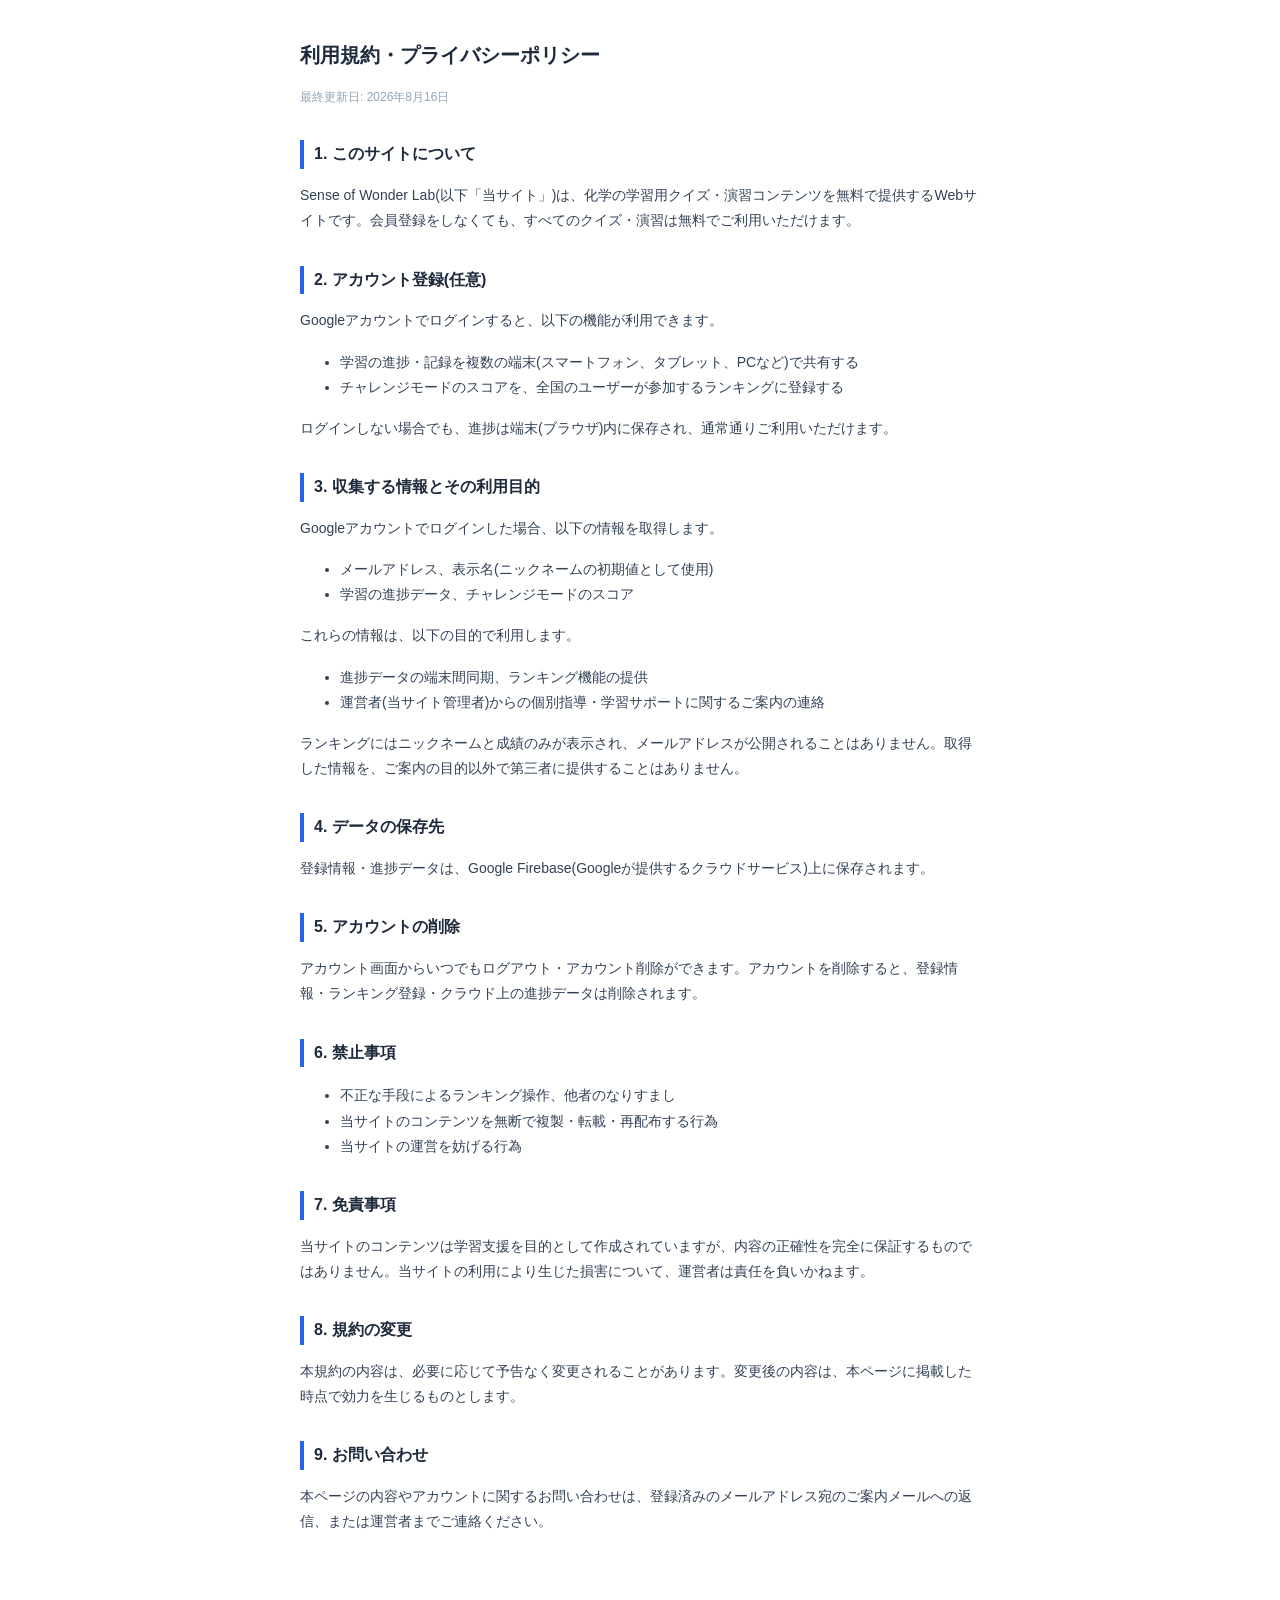
<file: games/shared/terms.html>
<!doctype html>
<html lang="ja">
<head>
<meta charset="utf-8">
<meta name="viewport" content="width=device-width,initial-scale=1">
<title>利用規約・プライバシーポリシー | Sense of Wonder Lab</title>
<style>
  body{font-family:-apple-system,BlinkMacSystemFont,"Hiragino Sans",sans-serif;color:#1e293b;line-height:1.8;max-width:680px;margin:0 auto;padding:24px 18px 60px}
  h1{font-size:20px}
  h2{font-size:16px;margin-top:32px;border-left:4px solid #2563eb;padding-left:10px}
  p,li{font-size:14px;color:#334155}
  .updated{font-size:12px;color:#94a3b8;margin-bottom:24px}
</style>
</head>
<body>
<h1>利用規約・プライバシーポリシー</h1>
<p class="updated">最終更新日: 2026年8月16日</p>

<h2>1. このサイトについて</h2>
<p>Sense of Wonder Lab(以下「当サイト」)は、化学の学習用クイズ・演習コンテンツを無料で提供するWebサイトです。会員登録をしなくても、すべてのクイズ・演習は無料でご利用いただけます。</p>

<h2>2. アカウント登録(任意)</h2>
<p>Googleアカウントでログインすると、以下の機能が利用できます。</p>
<ul>
  <li>学習の進捗・記録を複数の端末(スマートフォン、タブレット、PCなど)で共有する</li>
  <li>チャレンジモードのスコアを、全国のユーザーが参加するランキングに登録する</li>
</ul>
<p>ログインしない場合でも、進捗は端末(ブラウザ)内に保存され、通常通りご利用いただけます。</p>

<h2>3. 収集する情報とその利用目的</h2>
<p>Googleアカウントでログインした場合、以下の情報を取得します。</p>
<ul>
  <li>メールアドレス、表示名(ニックネームの初期値として使用)</li>
  <li>学習の進捗データ、チャレンジモードのスコア</li>
</ul>
<p>これらの情報は、以下の目的で利用します。</p>
<ul>
  <li>進捗データの端末間同期、ランキング機能の提供</li>
  <li>運営者(当サイト管理者)からの個別指導・学習サポートに関するご案内の連絡</li>
</ul>
<p>ランキングにはニックネームと成績のみが表示され、メールアドレスが公開されることはありません。取得した情報を、ご案内の目的以外で第三者に提供することはありません。</p>

<h2>4. データの保存先</h2>
<p>登録情報・進捗データは、Google Firebase(Googleが提供するクラウドサービス)上に保存されます。</p>

<h2>5. アカウントの削除</h2>
<p>アカウント画面からいつでもログアウト・アカウント削除ができます。アカウントを削除すると、登録情報・ランキング登録・クラウド上の進捗データは削除されます。</p>

<h2>6. 禁止事項</h2>
<ul>
  <li>不正な手段によるランキング操作、他者のなりすまし</li>
  <li>当サイトのコンテンツを無断で複製・転載・再配布する行為</li>
  <li>当サイトの運営を妨げる行為</li>
</ul>

<h2>7. 免責事項</h2>
<p>当サイトのコンテンツは学習支援を目的として作成されていますが、内容の正確性を完全に保証するものではありません。当サイトの利用により生じた損害について、運営者は責任を負いかねます。</p>

<h2>8. 規約の変更</h2>
<p>本規約の内容は、必要に応じて予告なく変更されることがあります。変更後の内容は、本ページに掲載した時点で効力を生じるものとします。</p>

<h2>9. お問い合わせ</h2>
<p>本ページの内容やアカウントに関するお問い合わせは、登録済みのメールアドレス宛のご案内メールへの返信、または運営者までご連絡ください。</p>

</body>
</html>
</file>
